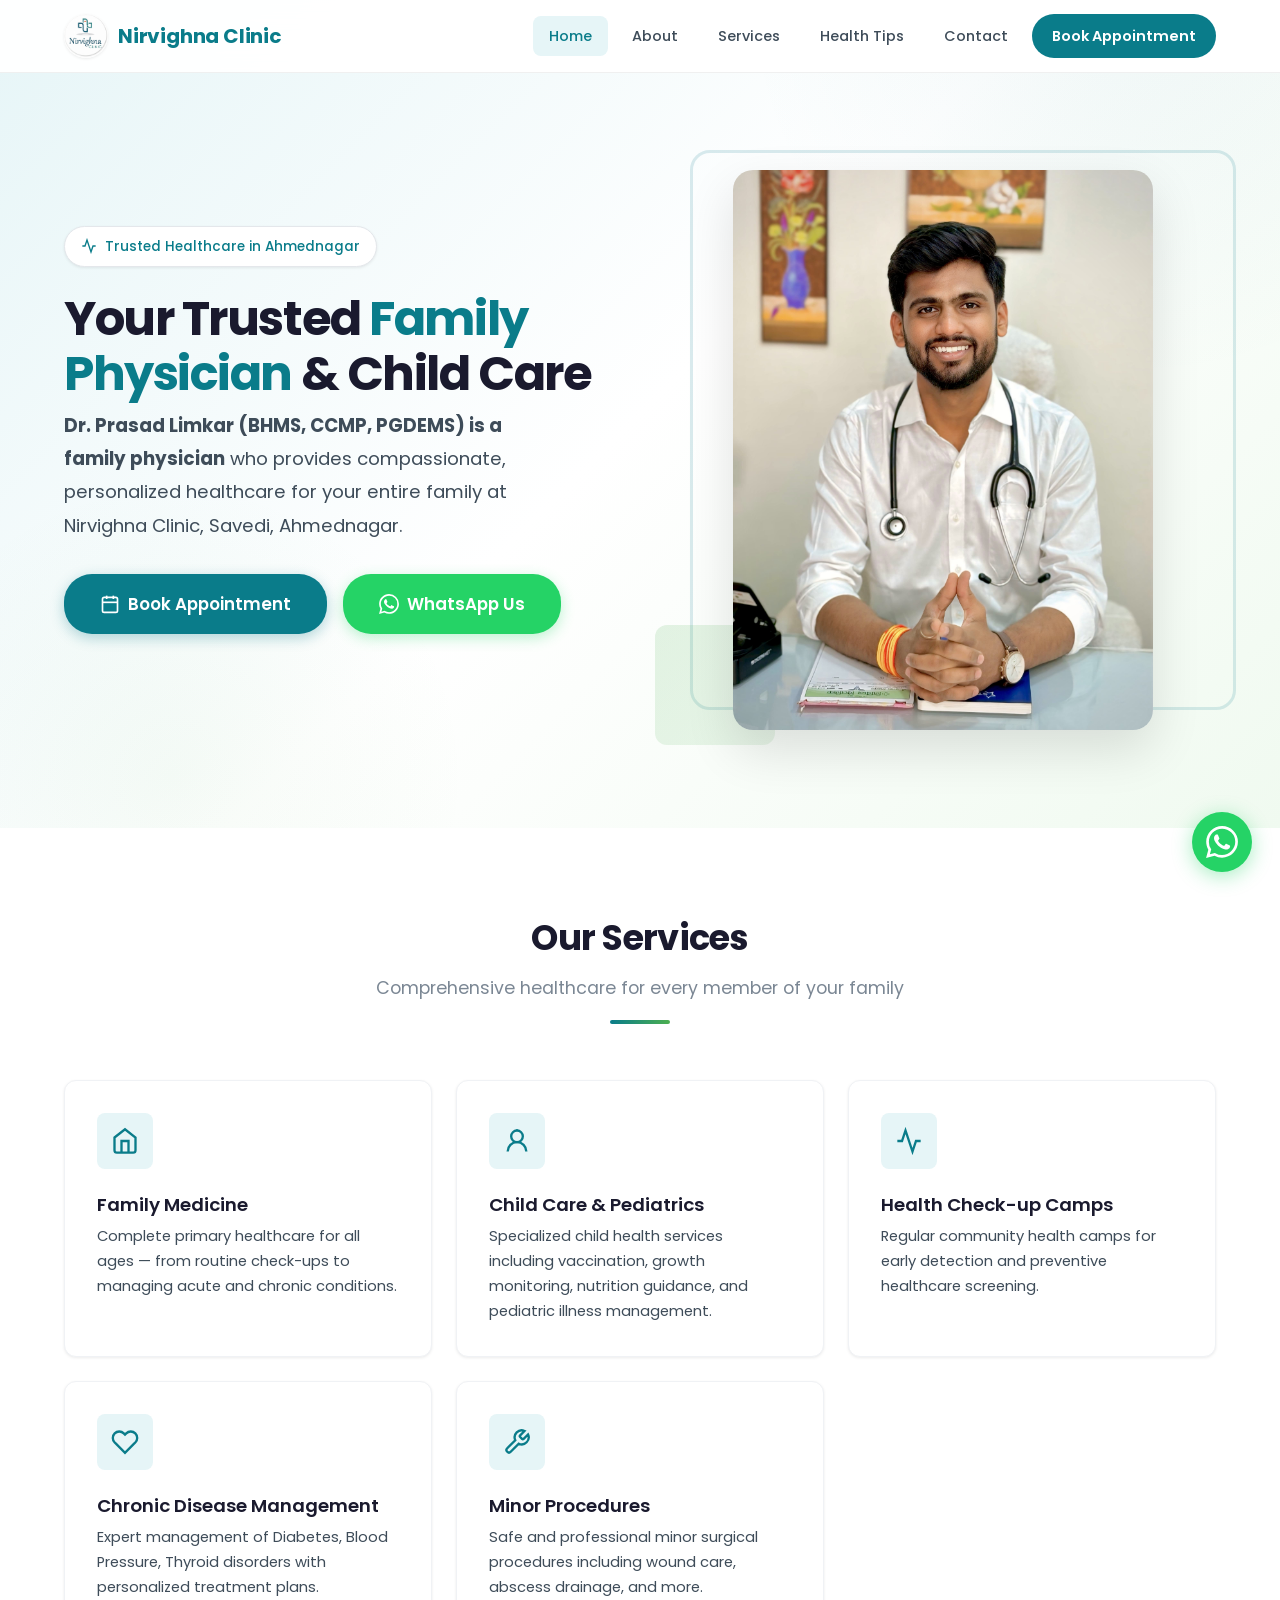
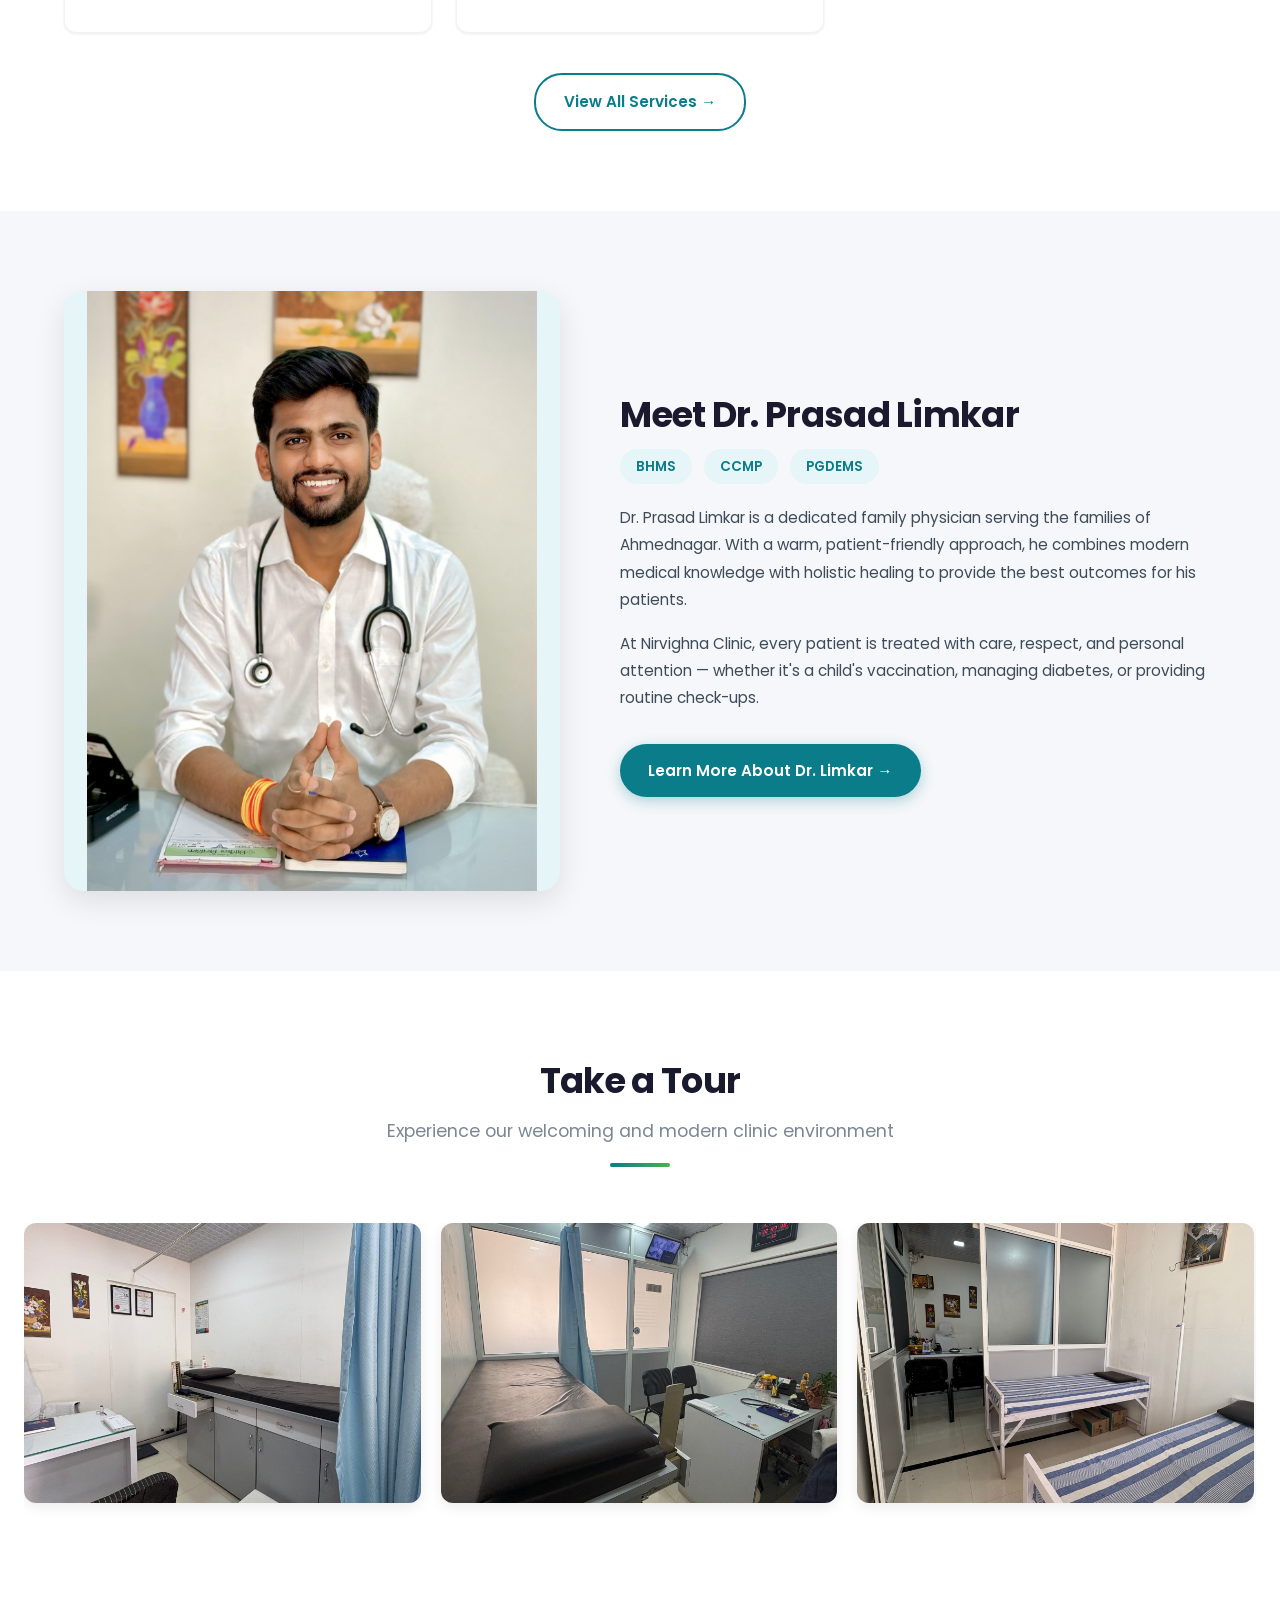
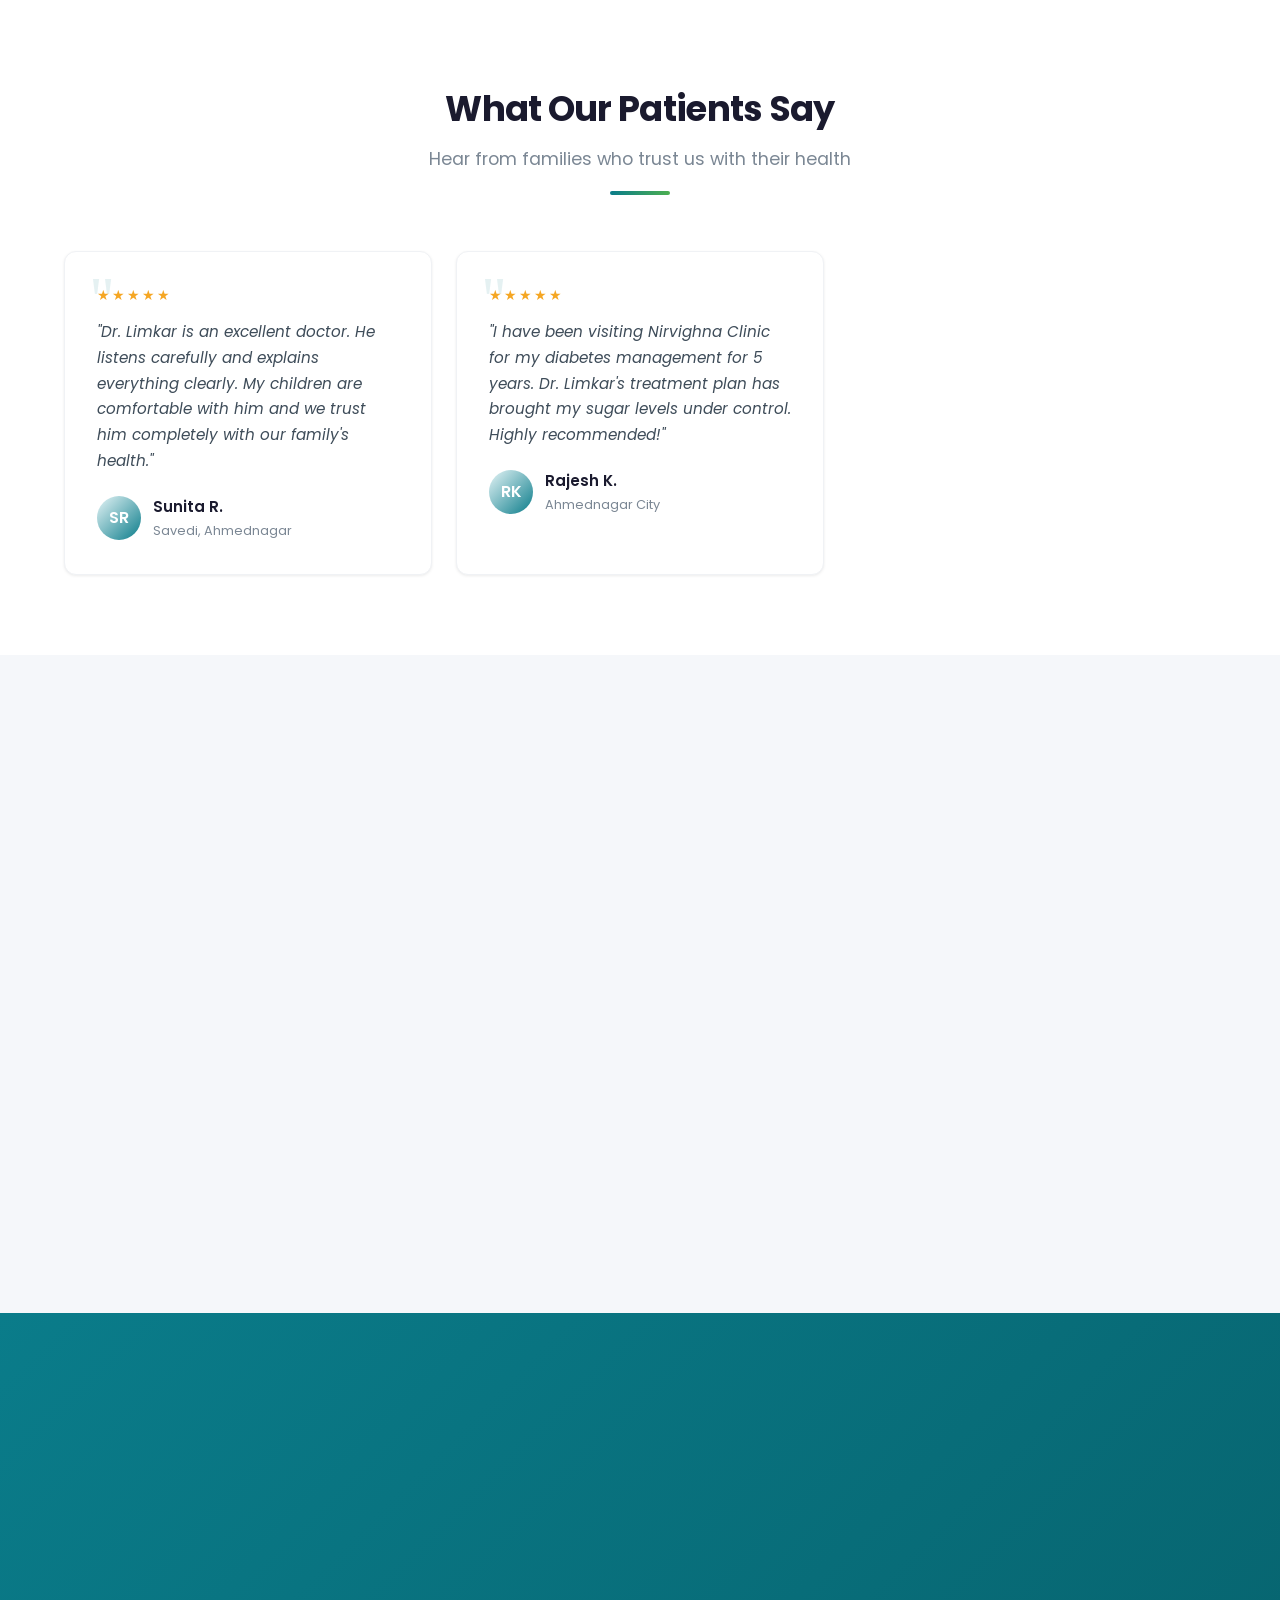
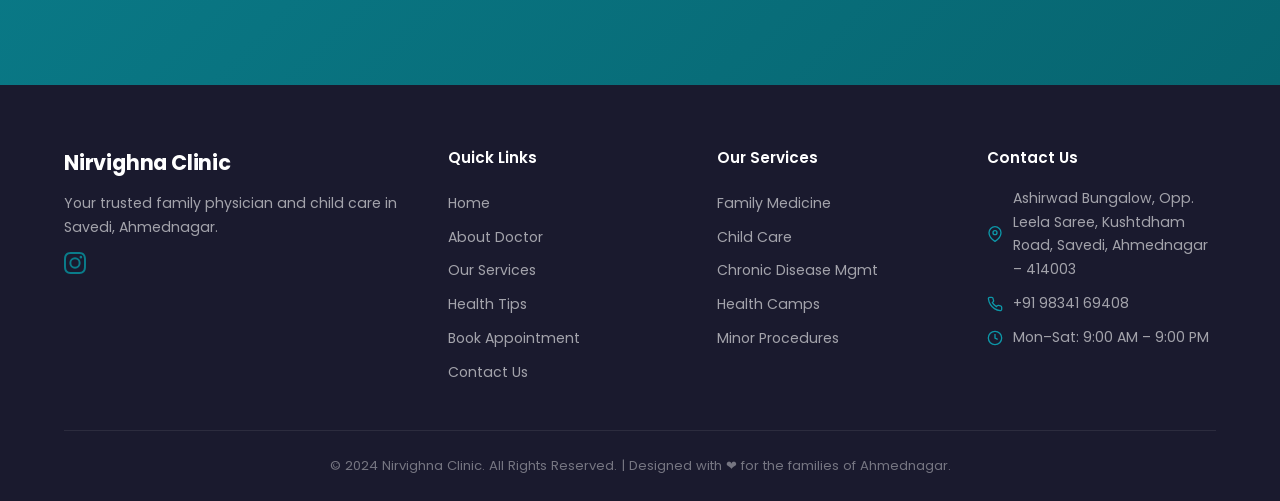
<file: index.html>
<!DOCTYPE html>
<html lang="en">
<head>
  <meta charset="UTF-8">
  <meta name="viewport" content="width=device-width, initial-scale=1.0">
  <title>Nirvighna Clinic – Your Trusted Family Physician & Child Care | Savedi, Ahmednagar</title>
  <meta name="description" content="Nirvighna Clinic by Dr. Prasad Limkar (BHMS, CCMP, PGDEMS) – Family medicine, child care, chronic disease management in Savedi, Ahmednagar. Book your appointment today.">
  <meta name="keywords" content="family physician Ahmednagar, child care Savedi, Dr Prasad Limkar, Nirvighna Clinic, homeopathy, pediatric care, Ahmednagar doctor">
  <link rel="stylesheet" href="styles.css">
  <link rel="icon" type="image/svg+xml" href="data:image/svg+xml,<svg xmlns='http://www.w3.org/2000/svg' viewBox='0 0 32 32'><rect width='32' height='32' rx='8' fill='%230A7C8A'/><text x='16' y='22' text-anchor='middle' fill='white' font-size='18' font-weight='bold' font-family='sans-serif'>N</text></svg>">
</head>
<body>

  <!-- Navigation -->
  <nav class="navbar" id="navbar">
    <div class="container">
      <a href="index.html" class="nav-logo">
        <img src="images/clinic-logo.jpg" alt="Nirvighna Clinic Logo" class="nav-logo-img">
        <div class="nav-logo-text">
          Nirvighna Clinic
        </div>
      </a>
      <div class="nav-links" id="navLinks">
        <a href="index.html" class="active">Home</a>
        <a href="about.html">About</a>
        <a href="services.html">Services</a>
        <a href="health-tips.html">Health Tips</a>
        <a href="contact.html">Contact</a>
        <a href="appointment.html" class="btn-nav">Book Appointment</a>
      </div>
      <button class="nav-toggle" id="navToggle" aria-label="Toggle navigation">
        <span></span><span></span><span></span>
      </button>
    </div>
  </nav>

  <!-- Hero Section -->
  <section class="hero" id="hero">
    <div class="container">
      <div class="hero-content">
        <div class="hero-badge">
          <svg viewBox="0 0 24 24" fill="none" stroke="currentColor" stroke-width="2"><path d="M22 12h-4l-3 9L9 3l-3 9H2"/></svg>
          Trusted Healthcare in Ahmednagar
        </div>
        <h1 class="hero-title">
          Your Trusted <span>Family Physician</span> & Child Care
        </h1>
        <p class="hero-subtitle">
          <strong>Dr. Prasad Limkar (BHMS, CCMP, PGDEMS) is a family physician</strong> who provides compassionate, personalized healthcare for your entire family at Nirvighna Clinic, Savedi, Ahmednagar.
        </p>
        <div class="hero-buttons">
          <a href="appointment.html" class="btn btn-primary btn-lg">
            <svg width="20" height="20" viewBox="0 0 24 24" fill="none" stroke="currentColor" stroke-width="2"><rect x="3" y="4" width="18" height="18" rx="2" ry="2"/><line x1="16" y1="2" x2="16" y2="6"/><line x1="8" y1="2" x2="8" y2="6"/><line x1="3" y1="10" x2="21" y2="10"/></svg>
            Book Appointment
          </a>
          <a href="https://wa.me/919834169408?text=Hello%20Dr.%20Limkar%2C%20I%20would%20like%20to%20book%20an%20appointment." class="btn btn-whatsapp btn-lg" target="_blank">
            <svg width="20" height="20" viewBox="0 0 24 24" fill="currentColor"><path d="M17.472 14.382c-.297-.149-1.758-.867-2.03-.967-.273-.099-.471-.148-.67.15-.197.297-.767.966-.94 1.164-.173.199-.347.223-.644.075-.297-.15-1.255-.463-2.39-1.475-.883-.788-1.48-1.761-1.653-2.059-.173-.297-.018-.458.13-.606.134-.133.298-.347.446-.52.149-.174.198-.298.298-.497.099-.198.05-.371-.025-.52-.075-.149-.669-1.612-.916-2.207-.242-.579-.487-.5-.669-.51-.173-.008-.371-.01-.57-.01-.198 0-.52.074-.792.372-.272.297-1.04 1.016-1.04 2.479 0 1.462 1.065 2.875 1.213 3.074.149.198 2.096 3.2 5.077 4.487.709.306 1.262.489 1.694.625.712.227 1.36.195 1.871.118.571-.085 1.758-.719 2.006-1.413.248-.694.248-1.289.173-1.413-.074-.124-.272-.198-.57-.347m-5.421 7.403h-.004a9.87 9.87 0 01-5.031-1.378l-.361-.214-3.741.982.998-3.648-.235-.374a9.86 9.86 0 01-1.51-5.26c.001-5.45 4.436-9.884 9.888-9.884 2.64 0 5.122 1.03 6.988 2.898a9.825 9.825 0 012.893 6.994c-.003 5.45-4.437 9.884-9.885 9.884m8.413-18.297A11.815 11.815 0 0012.05 0C5.495 0 .16 5.335.157 11.892c0 2.096.547 4.142 1.588 5.945L.057 24l6.305-1.654a11.882 11.882 0 005.683 1.448h.005c6.554 0 11.89-5.335 11.893-11.893a11.821 11.821 0 00-3.48-8.413z"/></svg>
            WhatsApp Us
          </a>
        </div>

      </div>
      <div class="hero-image">
        <img src="images/doctor-photo.jpg" alt="Dr. Prasad Limkar – Family Physician at Nirvighna Clinic, Ahmednagar" loading="eager">
      </div>
    </div>
  </section>

  <!-- Services Overview -->
  <section class="section" id="services-overview">
    <div class="container">
      <div class="section-header reveal">
        <h2 class="section-title">Our Services</h2>
        <p class="section-subtitle">Comprehensive healthcare for every member of your family</p>
        <div class="section-line"></div>
      </div>
      <div class="services-grid">
        <!-- Service 1 -->
        <div class="card reveal">
          <div class="card-icon">
            <svg viewBox="0 0 24 24" fill="none" stroke="currentColor" stroke-width="2"><path d="M3 9l9-7 9 7v11a2 2 0 01-2 2H5a2 2 0 01-2-2z"/><polyline points="9 22 9 12 15 12 15 22"/></svg>
          </div>
          <h3 class="card-title">Family Medicine</h3>
          <p class="card-text">Complete primary healthcare for all ages — from routine check-ups to managing acute and chronic conditions.</p>
        </div>
        <!-- Service 2 -->
        <div class="card reveal">
          <div class="card-icon">
            <svg viewBox="0 0 24 24" fill="none" stroke="currentColor" stroke-width="2"><circle cx="12" cy="8" r="5"/><path d="M20 21a8 8 0 00-16 0"/><path d="M12 2v1"/></svg>
          </div>
          <h3 class="card-title">Child Care & Pediatrics</h3>
          <p class="card-text">Specialized child health services including vaccination, growth monitoring, nutrition guidance, and pediatric illness management.</p>
        </div>
        <!-- Service 3 -->
        <div class="card reveal">
          <div class="card-icon">
            <svg viewBox="0 0 24 24" fill="none" stroke="currentColor" stroke-width="2"><path d="M22 12h-4l-3 9L9 3l-3 9H2"/></svg>
          </div>
          <h3 class="card-title">Health Check-up Camps</h3>
          <p class="card-text">Regular community health camps for early detection and preventive healthcare screening.</p>
        </div>
        <!-- Service 4 -->
        <div class="card reveal">
          <div class="card-icon">
            <svg viewBox="0 0 24 24" fill="none" stroke="currentColor" stroke-width="2"><path d="M20.84 4.61a5.5 5.5 0 00-7.78 0L12 5.67l-1.06-1.06a5.5 5.5 0 00-7.78 7.78l1.06 1.06L12 21.23l7.78-7.78 1.06-1.06a5.5 5.5 0 000-7.78z"/></svg>
          </div>
          <h3 class="card-title">Chronic Disease Management</h3>
          <p class="card-text">Expert management of Diabetes, Blood Pressure, Thyroid disorders with personalized treatment plans.</p>
        </div>

        <!-- Service 6 -->
        <div class="card reveal">
          <div class="card-icon">
            <svg viewBox="0 0 24 24" fill="none" stroke="currentColor" stroke-width="2"><path d="M14.7 6.3a1 1 0 000 1.4l1.6 1.6a1 1 0 001.4 0l3.77-3.77a6 6 0 01-7.94 7.94l-6.91 6.91a2.12 2.12 0 01-3-3l6.91-6.91a6 6 0 017.94-7.94l-3.76 3.76z"/></svg>
          </div>
          <h3 class="card-title">Minor Procedures</h3>
          <p class="card-text">Safe and professional minor surgical procedures including wound care, abscess drainage, and more.</p>
        </div>
      </div>
      <div style="text-align:center; margin-top:40px;" class="reveal">
        <a href="services.html" class="btn btn-outline">View All Services →</a>
      </div>
    </div>
  </section>

  <!-- About Doctor Short Intro -->
  <section class="section section--grey" id="about-intro">
    <div class="container">
      <div class="about-grid">
        <div class="about-image reveal">
          <img src="images/doctor-photo.jpg" alt="Dr. Prasad Limkar" style="height: auto; max-height: 600px; object-fit: contain; object-position: center; width: 100%; border-radius: var(--radius-lg); background-color: var(--primary-pale);">
        </div>
        <div class="about-content reveal">
          <h2 class="section-title" style="text-align:left; margin-bottom:4px;">Meet Dr. Prasad Limkar</h2>
          <div class="qualifications">
            <span class="qualification-badge">BHMS</span>
            <span class="qualification-badge">CCMP</span>
            <span class="qualification-badge">PGDEMS</span>
          </div>
          <p>
            Dr. Prasad Limkar is a dedicated family physician serving the families of Ahmednagar. With a warm, patient-friendly approach, he combines modern medical knowledge with holistic healing to provide the best outcomes for his patients.
          </p>
          <p>
            At Nirvighna Clinic, every patient is treated with care, respect, and personal attention — whether it's a child's vaccination, managing diabetes, or providing routine check-ups.
          </p>
          <a href="about.html" class="btn btn-primary" style="margin-top:16px;">Learn More About Dr. Limkar →</a>
        </div>
      </div>
    </div>
  </section>

  <!-- Clinic Tour Carousel -->
  <section class="section" id="clinic-tour">
    <div class="container" style="max-width: 1400px;">
      <div class="section-header reveal">
        <h2 class="section-title">Take a Tour</h2>
        <p class="section-subtitle">Experience our welcoming and modern clinic environment</p>
        <div class="section-line"></div>
      </div>
      <div class="clinic-carousel reveal">
        <div class="carousel-slide">
          <img src="images/IMG_3638.jpg" alt="Clinic Interior View" loading="lazy">
        </div>
        <div class="carousel-slide">
          <img src="images/IMG_3643.jpg" alt="Clinic Facility Detail" loading="lazy">
        </div>
        <div class="carousel-slide">
          <img src="images/IMG_3647.jpg" alt="Clinic Care Environment" loading="lazy">
        </div>
      </div>
    </div>
  </section>

  <!-- Testimonials -->
  <section class="section" id="testimonials">
    <div class="container">
      <div class="section-header reveal">
        <h2 class="section-title">What Our Patients Say</h2>
        <p class="section-subtitle">Hear from families who trust us with their health</p>
        <div class="section-line"></div>
      </div>
      <div class="testimonials-grid">
        <div class="testimonial-card reveal">
          <div class="testimonial-stars">★★★★★</div>
          <p class="testimonial-text">"Dr. Limkar is an excellent doctor. He listens carefully and explains everything clearly. My children are comfortable with him and we trust him completely with our family's health."</p>
          <div class="testimonial-author">
            <div class="testimonial-avatar">SR</div>
            <div>
              <div class="testimonial-name">Sunita R.</div>
              <div class="testimonial-location">Savedi, Ahmednagar</div>
            </div>
          </div>
        </div>
        <div class="testimonial-card reveal">
          <div class="testimonial-stars">★★★★★</div>
          <p class="testimonial-text">"I have been visiting Nirvighna Clinic for my diabetes management for 5 years. Dr. Limkar's treatment plan has brought my sugar levels under control. Highly recommended!"</p>
          <div class="testimonial-author">
            <div class="testimonial-avatar">RK</div>
            <div>
              <div class="testimonial-name">Rajesh K.</div>
              <div class="testimonial-location">Ahmednagar City</div>
            </div>
          </div>
        </div>

      </div>
    </div>
  </section>

  <!-- Health Tips Teaser -->
  <section class="section section--grey" id="tips-teaser">
    <div class="container">
      <div class="section-header reveal">
        <h2 class="section-title">Health Tips</h2>
        <p class="section-subtitle">Stay informed with practical health advice from Dr. Limkar</p>
        <div class="section-line"></div>
      </div>
      <div class="tips-grid" style="max-width: 800px; margin: 0 auto;">
        <div class="tip-card reveal">
          <div class="tip-card-header">
            <span class="tip-card-tag">Child Health</span>
          </div>
          <div class="tip-card-body">
            <h3 class="tip-card-title">Importance of Timely Vaccination</h3>
            <p class="tip-card-text">Vaccines protect your child from serious diseases. Make sure to follow the vaccination schedule recommended by your doctor...</p>
          </div>
        </div>
        <div class="tip-card reveal">
          <div class="tip-card-header">
            <span class="tip-card-tag">Diabetes Care</span>
          </div>
          <div class="tip-card-body">
            <h3 class="tip-card-title">Managing Diabetes with Diet</h3>
            <p class="tip-card-text">A balanced diet is key to controlling blood sugar levels. Include whole grains, vegetables, and protein-rich foods in every meal...</p>
          </div>
        </div>
      </div>
      <div style="text-align:center; margin-top:40px;" class="reveal">
        <a href="health-tips.html" class="btn btn-outline">Read More Health Tips →</a>
      </div>
    </div>
  </section>

  <!-- CTA Section -->
  <section class="section" style="background: linear-gradient(135deg, var(--primary) 0%, var(--primary-dark) 100%); color: white; text-align: center;">
    <div class="container reveal">
      <h2 style="font-size: 2rem; margin-bottom: 8px;">Ready to Book Your Appointment?</h2>
      <p style="color: rgba(255,255,255,0.8); max-width: 500px; margin: 0 auto 32px; font-size: 1.05rem;">
        Visit Nirvighna Clinic or book online. We're here to take care of you and your family.
      </p>
      <div style="display: flex; gap: 16px; justify-content: center; flex-wrap: wrap;">
        <a href="appointment.html" class="btn btn-lg" style="background: white; color: var(--primary); font-weight: 700;">Book Appointment</a>
        <a href="https://wa.me/919834169408?text=Hello%20Dr.%20Limkar%2C%20I%20would%20like%20to%20book%20an%20appointment." class="btn btn-whatsapp btn-lg" target="_blank">
          <svg width="20" height="20" viewBox="0 0 24 24" fill="currentColor"><path d="M17.472 14.382c-.297-.149-1.758-.867-2.03-.967-.273-.099-.471-.148-.67.15-.197.297-.767.966-.94 1.164-.173.199-.347.223-.644.075-.297-.15-1.255-.463-2.39-1.475-.883-.788-1.48-1.761-1.653-2.059-.173-.297-.018-.458.13-.606.134-.133.298-.347.446-.52.149-.174.198-.298.298-.497.099-.198.05-.371-.025-.52-.075-.149-.669-1.612-.916-2.207-.242-.579-.487-.5-.669-.51-.173-.008-.371-.01-.57-.01-.198 0-.52.074-.792.372-.272.297-1.04 1.016-1.04 2.479 0 1.462 1.065 2.875 1.213 3.074.149.198 2.096 3.2 5.077 4.487.709.306 1.262.489 1.694.625.712.227 1.36.195 1.871.118.571-.085 1.758-.719 2.006-1.413.248-.694.248-1.289.173-1.413-.074-.124-.272-.198-.57-.347m-5.421 7.403h-.004a9.87 9.87 0 01-5.031-1.378l-.361-.214-3.741.982.998-3.648-.235-.374a9.86 9.86 0 01-1.51-5.26c.001-5.45 4.436-9.884 9.888-9.884 2.64 0 5.122 1.03 6.988 2.898a9.825 9.825 0 012.893 6.994c-.003 5.45-4.437 9.884-9.885 9.884m8.413-18.297A11.815 11.815 0 0012.05 0C5.495 0 .16 5.335.157 11.892c0 2.096.547 4.142 1.588 5.945L.057 24l6.305-1.654a11.882 11.882 0 005.683 1.448h.005c6.554 0 11.89-5.335 11.893-11.893a11.821 11.821 0 00-3.48-8.413z"/></svg>
          WhatsApp Us
        </a>
      </div>
    </div>
  </section>

  <!-- Footer -->
  <footer class="footer">
    <div class="container">
      <div class="footer-grid">
        <div class="footer-brand">
          <div class="nav-logo-text">
            Nirvighna Clinic
          </div>
          <p>Your trusted family physician and child care in Savedi, Ahmednagar.</p>
          <div style="margin-top:12px; display:flex; gap:12px;">
            <a href="https://www.instagram.com/nirvighna_clinic?igsh=Y2RqOGIwY2xmemdu" target="_blank" aria-label="Follow us on Instagram" style="color: var(--primary); transition: opacity 0.3s;">
              <svg width="22" height="22" viewBox="0 0 24 24" fill="currentColor"><path d="M12 2.163c3.204 0 3.584.012 4.85.07 3.252.148 4.771 1.691 4.919 4.919.058 1.265.069 1.645.069 4.849 0 3.205-.012 3.584-.069 4.849-.149 3.225-1.664 4.771-4.919 4.919-1.266.058-1.644.07-4.85.07-3.204 0-3.584-.012-4.849-.07-3.26-.149-4.771-1.699-4.919-4.92-.058-1.265-.07-1.644-.07-4.849 0-3.204.013-3.583.07-4.849.149-3.227 1.664-4.771 4.919-4.919 1.266-.057 1.645-.069 4.849-.069zM12 0C8.741 0 8.333.014 7.053.072 2.695.272.273 2.69.073 7.052.014 8.333 0 8.741 0 12c0 3.259.014 3.668.072 4.948.2 4.358 2.618 6.78 6.98 6.98C8.333 23.986 8.741 24 12 24c3.259 0 3.668-.014 4.948-.072 4.354-.2 6.782-2.618 6.979-6.98.059-1.28.073-1.689.073-4.948 0-3.259-.014-3.667-.072-4.947-.196-4.354-2.617-6.78-6.979-6.98C15.668.014 15.259 0 12 0zm0 5.838a6.162 6.162 0 100 12.324 6.162 6.162 0 000-12.324zM12 16a4 4 0 110-8 4 4 0 010 8zm6.406-11.845a1.44 1.44 0 100 2.881 1.44 1.44 0 000-2.881z"/></svg>
            </a>
          </div>
        </div>
        <div>
          <h4>Quick Links</h4>
          <div class="footer-links">
            <a href="index.html">Home</a>
            <a href="about.html">About Doctor</a>
            <a href="services.html">Our Services</a>
            <a href="health-tips.html">Health Tips</a>
            <a href="appointment.html">Book Appointment</a>
            <a href="contact.html">Contact Us</a>
          </div>
        </div>
        <div>
          <h4>Our Services</h4>
          <div class="footer-links">
            <a href="services.html">Family Medicine</a>
            <a href="services.html">Child Care</a>
            <a href="services.html">Chronic Disease Mgmt</a>

            <a href="services.html">Health Camps</a>
            <a href="services.html">Minor Procedures</a>
          </div>
        </div>
        <div>
          <h4>Contact Us</h4>
          <div class="footer-contact-item">
            <svg viewBox="0 0 24 24" fill="none" stroke="currentColor" stroke-width="2"><path d="M21 10c0 7-9 13-9 13s-9-6-9-13a9 9 0 0118 0z"/><circle cx="12" cy="10" r="3"/></svg>
            Ashirwad Bungalow, Opp. Leela Saree, Kushtdham Road, Savedi, Ahmednagar – 414003
          </div>
          <div class="footer-contact-item">
            <svg viewBox="0 0 24 24" fill="none" stroke="currentColor" stroke-width="2"><path d="M22 16.92v3a2 2 0 01-2.18 2 19.79 19.79 0 01-8.63-3.07 19.5 19.5 0 01-6-6 19.79 19.79 0 01-3.07-8.67A2 2 0 014.11 2h3a2 2 0 012 1.72c.127.96.361 1.903.7 2.81a2 2 0 01-.45 2.11L8.09 9.91a16 16 0 006 6l1.27-1.27a2 2 0 012.11-.45c.907.339 1.85.573 2.81.7A2 2 0 0122 16.92z"/></svg>
            +91 98341 69408
          </div>
          <div class="footer-contact-item">
            <svg viewBox="0 0 24 24" fill="none" stroke="currentColor" stroke-width="2"><circle cx="12" cy="12" r="10"/><path d="M12 6v6l4 2"/></svg>
            Mon–Sat: 9:00 AM – 9:00 PM
          </div>
        </div>
      </div>
      <div class="footer-bottom">
        <p>© 2024 Nirvighna Clinic. All Rights Reserved. | Designed with ❤ for the families of Ahmednagar.</p>
      </div>
    </div>
  </footer>

  <!-- Floating WhatsApp Button -->
  <a href="https://wa.me/919834169408?text=Hello%20Dr.%20Limkar%2C%20I%20would%20like%20to%20book%20an%20appointment." class="whatsapp-float" target="_blank" aria-label="Chat on WhatsApp" id="whatsappFloat">
    <svg viewBox="0 0 24 24"><path d="M17.472 14.382c-.297-.149-1.758-.867-2.03-.967-.273-.099-.471-.148-.67.15-.197.297-.767.966-.94 1.164-.173.199-.347.223-.644.075-.297-.15-1.255-.463-2.39-1.475-.883-.788-1.48-1.761-1.653-2.059-.173-.297-.018-.458.13-.606.134-.133.298-.347.446-.52.149-.174.198-.298.298-.497.099-.198.05-.371-.025-.52-.075-.149-.669-1.612-.916-2.207-.242-.579-.487-.5-.669-.51-.173-.008-.371-.01-.57-.01-.198 0-.52.074-.792.372-.272.297-1.04 1.016-1.04 2.479 0 1.462 1.065 2.875 1.213 3.074.149.198 2.096 3.2 5.077 4.487.709.306 1.262.489 1.694.625.712.227 1.36.195 1.871.118.571-.085 1.758-.719 2.006-1.413.248-.694.248-1.289.173-1.413-.074-.124-.272-.198-.57-.347m-5.421 7.403h-.004a9.87 9.87 0 01-5.031-1.378l-.361-.214-3.741.982.998-3.648-.235-.374a9.86 9.86 0 01-1.51-5.26c.001-5.45 4.436-9.884 9.888-9.884 2.64 0 5.122 1.03 6.988 2.898a9.825 9.825 0 012.893 6.994c-.003 5.45-4.437 9.884-9.885 9.884m8.413-18.297A11.815 11.815 0 0012.05 0C5.495 0 .16 5.335.157 11.892c0 2.096.547 4.142 1.588 5.945L.057 24l6.305-1.654a11.882 11.882 0 005.683 1.448h.005c6.554 0 11.89-5.335 11.893-11.893a11.821 11.821 0 00-3.48-8.413z"/></svg>
    <span class="tooltip">Chat with us!</span>
  </a>

  <script src="script.js"></script>
</body>
</html>
</file>
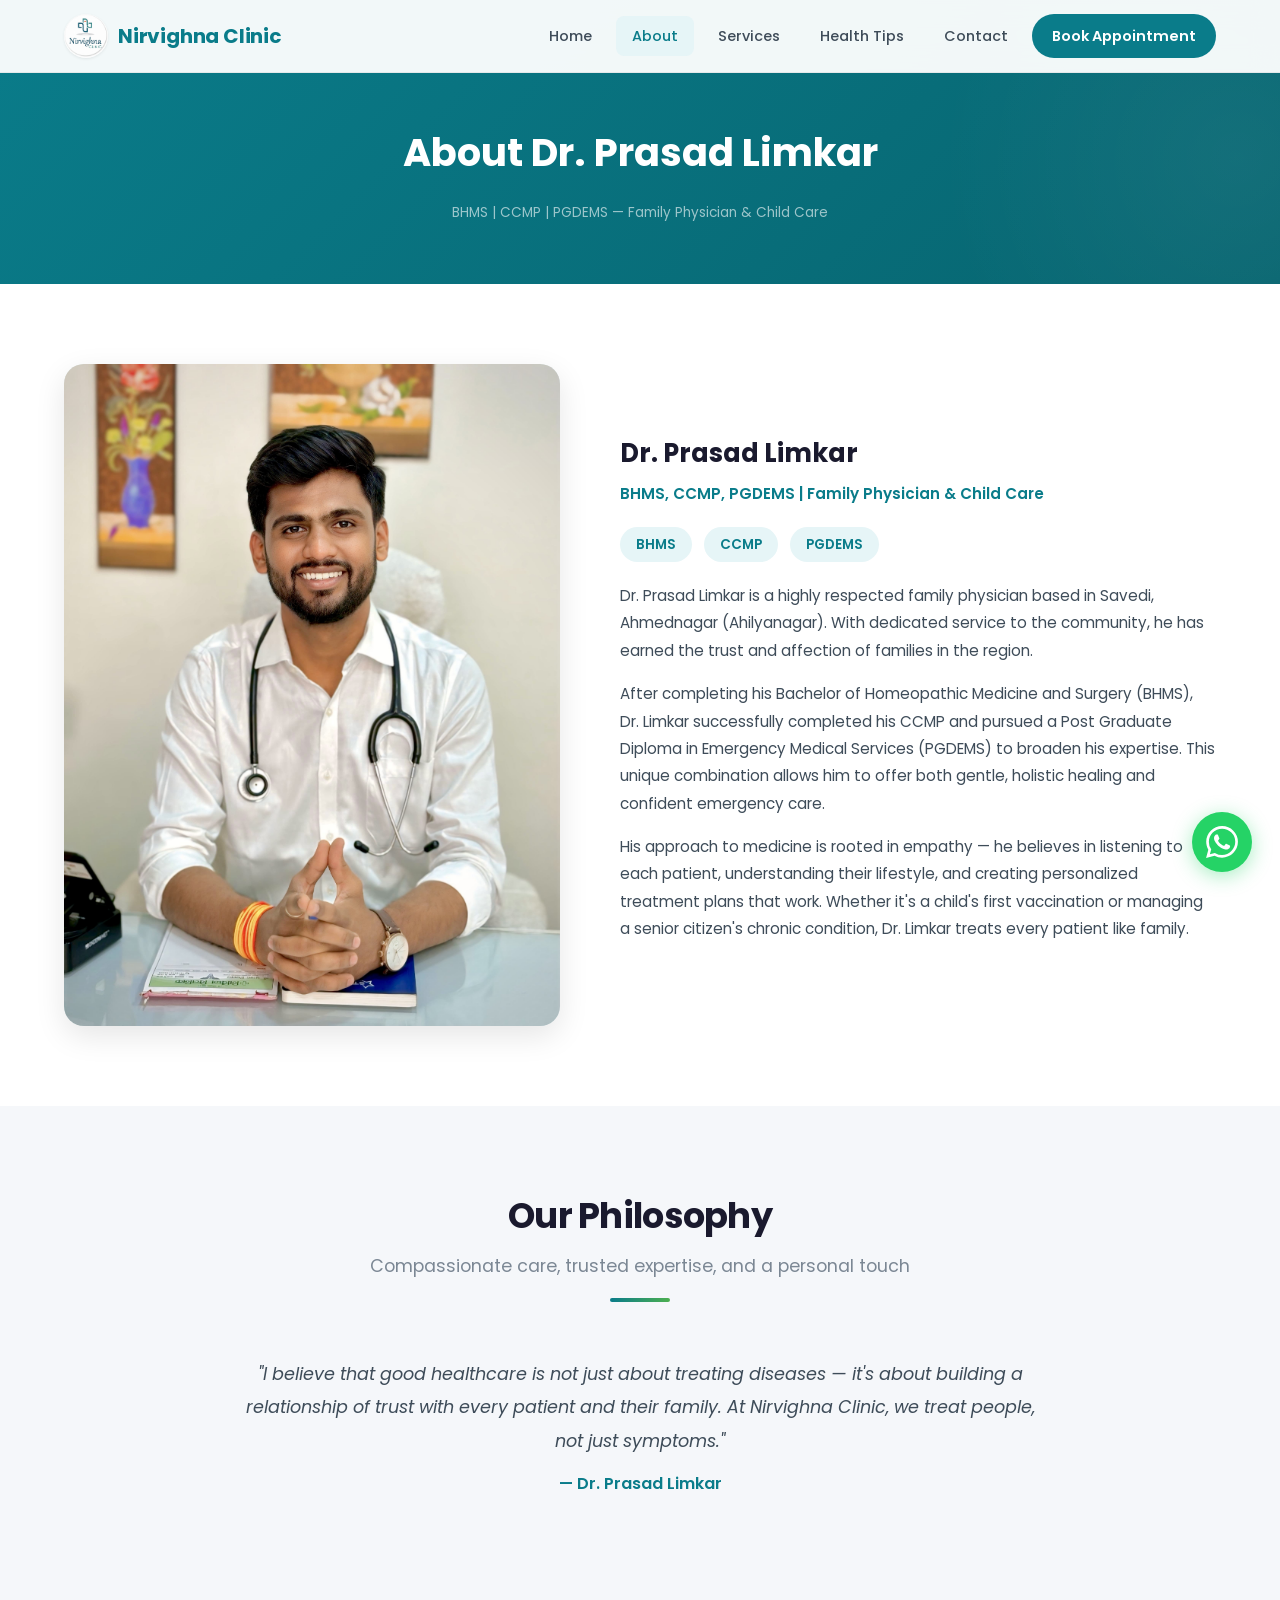
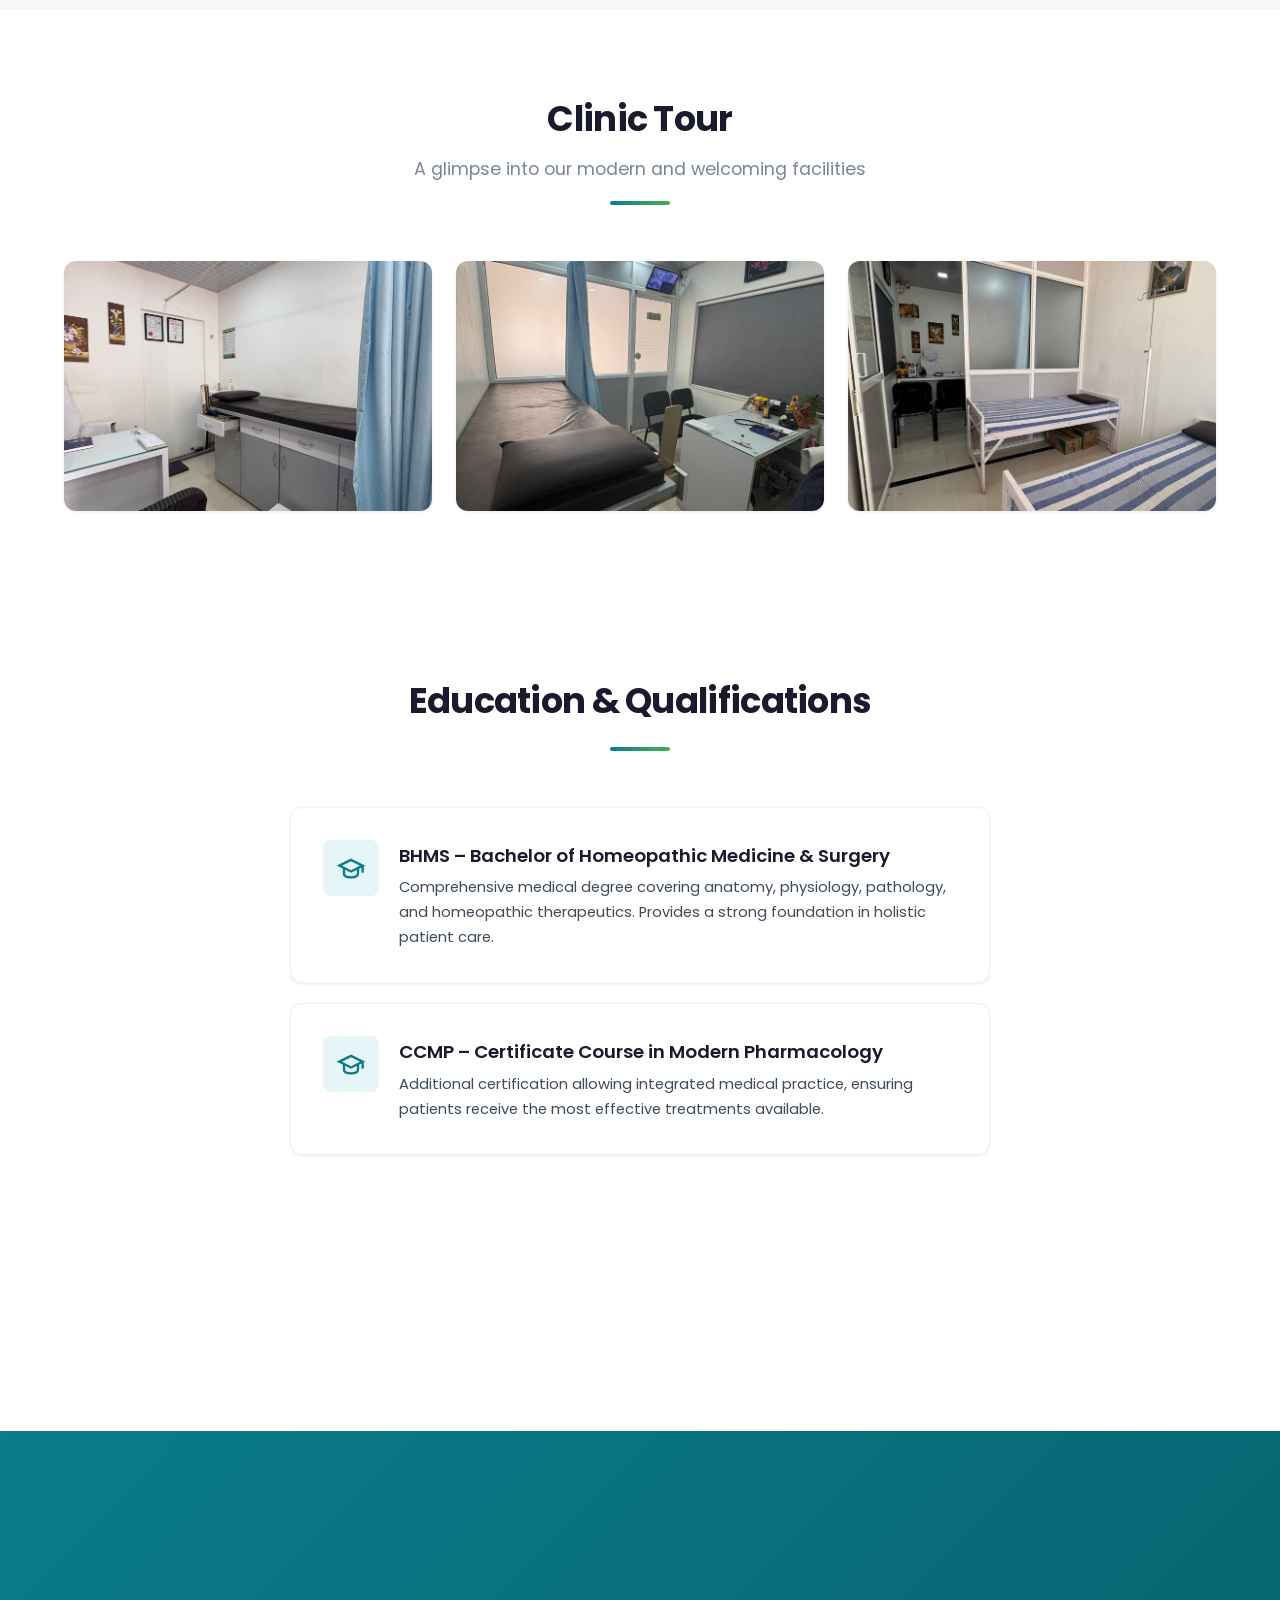
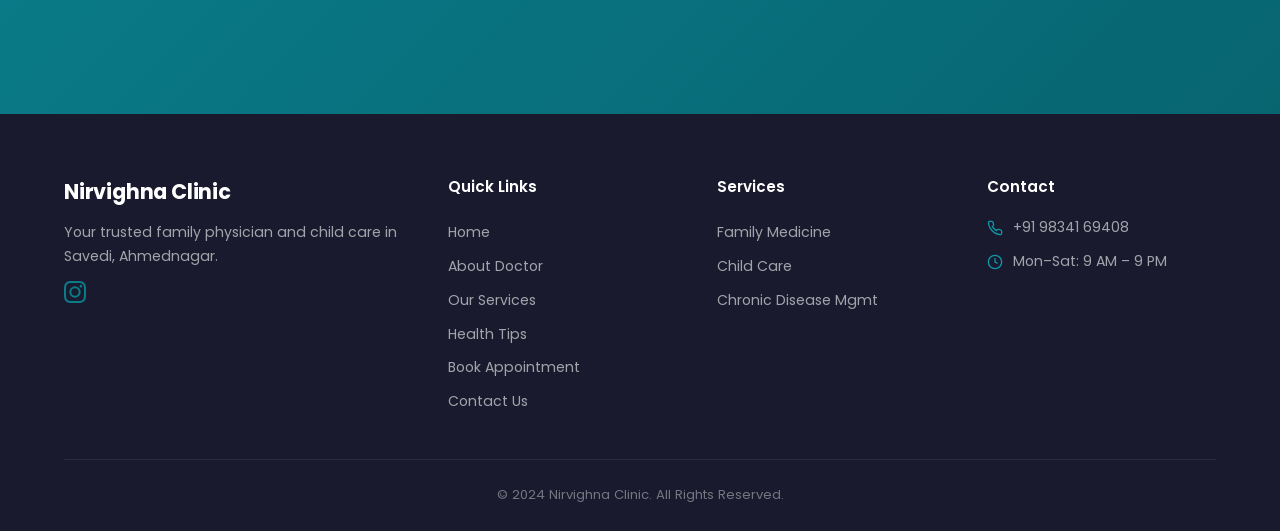
<file: about.html>
<!DOCTYPE html>
<html lang="en">
<head>
  <meta charset="UTF-8">
  <meta name="viewport" content="width=device-width, initial-scale=1.0">
  <title>About Dr. Prasad Limkar – Nirvighna Clinic, Ahmednagar</title>
  <meta name="description" content="Learn about Dr. Prasad Limkar (BHMS, CCMP, PGDEMS), a trusted family physician in Savedi, Ahmednagar. Compassionate care for your family.">
  <link rel="stylesheet" href="styles.css">
  <link rel="icon" type="image/svg+xml" href="data:image/svg+xml,<svg xmlns='http://www.w3.org/2000/svg' viewBox='0 0 32 32'><rect width='32' height='32' rx='8' fill='%230A7C8A'/><text x='16' y='22' text-anchor='middle' fill='white' font-size='18' font-weight='bold' font-family='sans-serif'>N</text></svg>">
</head>
<body>

  <!-- Navigation -->
  <nav class="navbar" id="navbar">
    <div class="container">
      <a href="index.html" class="nav-logo">
        <img src="images/clinic-logo.jpg" alt="Nirvighna Clinic Logo" class="nav-logo-img">
        <div class="nav-logo-text">
          Nirvighna Clinic
        </div>
      </a>
      <div class="nav-links" id="navLinks">
        <a href="index.html">Home</a>
        <a href="about.html" class="active">About</a>
        <a href="services.html">Services</a>
        <a href="health-tips.html">Health Tips</a>
        <a href="contact.html">Contact</a>
        <a href="appointment.html" class="btn-nav">Book Appointment</a>
      </div>
      <button class="nav-toggle" id="navToggle" aria-label="Toggle navigation">
        <span></span><span></span><span></span>
      </button>
    </div>
  </nav>

  <!-- Page Header -->
  <section class="page-header">
    <div class="container">
      <h1>About Dr. Prasad Limkar</h1>
      <p class="breadcrumb">BHMS | CCMP | PGDEMS — Family Physician & Child Care</p>
    </div>
  </section>

  <!-- About Full Profile -->
  <section class="section">
    <div class="container">
      <div class="about-grid">
        <div class="about-image reveal">
          <img src="images/doctor-photo.jpg" alt="Dr. Prasad Limkar – Family Physician, Nirvighna Clinic" style="height: auto; max-height: 700px; object-fit: contain; object-position: center; width: 100%; border-radius: var(--radius-lg); background-color: var(--primary-pale);">
        </div>
        <div class="about-content reveal">
          <h2 style="font-size:1.6rem; margin-bottom:4px; color: var(--text-primary);">Dr. Prasad Limkar</h2>
          <p style="color: var(--primary); font-weight:600; margin-bottom: 20px; font-size:0.95rem;">BHMS, CCMP, PGDEMS | Family Physician & Child Care</p>
          
          <div class="qualifications">
            <span class="qualification-badge">BHMS</span>
            <span class="qualification-badge">CCMP</span>
            <span class="qualification-badge">PGDEMS</span>
          </div>

          <p>
            Dr. Prasad Limkar is a highly respected family physician based in Savedi, Ahmednagar (Ahilyanagar). With dedicated service to the community, he has earned the trust and affection of families in the region.
          </p>
          <p>
            After completing his Bachelor of Homeopathic Medicine and Surgery (BHMS), Dr. Limkar successfully completed his CCMP and pursued a Post Graduate Diploma in Emergency Medical Services (PGDEMS) to broaden his expertise. This unique combination allows him to offer both gentle, holistic healing and confident emergency care.
          </p>
          <p>
            His approach to medicine is rooted in empathy — he believes in listening to each patient, understanding their lifestyle, and creating personalized treatment plans that work. Whether it's a child's first vaccination or managing a senior citizen's chronic condition, Dr. Limkar treats every patient like family.
          </p>
        </div>
      </div>
    </div>
  </section>

  <!-- Philosophy Section -->
  <section class="section section--grey">
    <div class="container">
      <div class="section-header reveal">
        <h2 class="section-title">Our Philosophy</h2>
        <p class="section-subtitle">Compassionate care, trusted expertise, and a personal touch</p>
        <div class="section-line"></div>
      </div>

      <div style="max-width: 800px; margin: 0 auto;">
        <div class="reveal" style="margin-bottom: 32px;">
          <p style="font-size: 1.1rem; color: var(--text-secondary); line-height:1.9; text-align:center; font-style:italic;">
            "I believe that good healthcare is not just about treating diseases — it's about building a relationship of trust with every patient and their family. At Nirvighna Clinic, we treat people, not just symptoms."
          </p>
          <p style="text-align:center; margin-top:12px; color: var(--primary); font-weight:600;">— Dr. Prasad Limkar</p>
        </div>
      </div>


    </div>
  </section>

  <!-- Clinic Tour Grid -->
  <section class="section">
    <div class="container">
      <div class="section-header reveal">
        <h2 class="section-title">Clinic Tour</h2>
        <p class="section-subtitle">A glimpse into our modern and welcoming facilities</p>
        <div class="section-line"></div>
      </div>
      <div class="clinic-grid reveal">
        <div class="clinic-grid-item">
          <img src="images/IMG_3638.jpg" alt="Clinic Interior View" loading="lazy">
        </div>
        <div class="clinic-grid-item">
          <img src="images/IMG_3643.jpg" alt="Clinic Facility Detail" loading="lazy">
        </div>
        <div class="clinic-grid-item">
          <img src="images/IMG_3647.jpg" alt="Clinic Care Environment" loading="lazy">
        </div>
      </div>
    </div>
  </section>

  <!-- Qualifications Detail -->
  <section class="section">
    <div class="container">
      <div class="section-header reveal">
        <h2 class="section-title">Education & Qualifications</h2>
        <div class="section-line"></div>
      </div>
      <div style="max-width:700px; margin:0 auto;">
        <div class="card reveal" style="margin-bottom:20px;">
          <div style="display:flex; gap:20px; align-items:start;">
            <div class="card-icon" style="min-width:56px;">
              <svg viewBox="0 0 24 24" fill="none" stroke="currentColor" stroke-width="2"><path d="M22 10v6M2 10l10-5 10 5-10 5z"/><path d="M6 12v5c0 2 3 3 6 3s6-1 6-3v-5"/></svg>
            </div>
            <div>
              <h3 class="card-title">BHMS – Bachelor of Homeopathic Medicine & Surgery</h3>
              <p class="card-text">Comprehensive medical degree covering anatomy, physiology, pathology, and homeopathic therapeutics. Provides a strong foundation in holistic patient care.</p>
            </div>
          </div>
        </div>
        <div class="card reveal" style="margin-bottom:20px;">
          <div style="display:flex; gap:20px; align-items:start;">
            <div class="card-icon" style="min-width:56px;">
              <svg viewBox="0 0 24 24" fill="none" stroke="currentColor" stroke-width="2"><path d="M22 10v6M2 10l10-5 10 5-10 5z"/><path d="M6 12v5c0 2 3 3 6 3s6-1 6-3v-5"/></svg>
            </div>
            <div>
              <h3 class="card-title">CCMP – Certificate Course in Modern Pharmacology</h3>
              <p class="card-text">Additional certification allowing integrated medical practice, ensuring patients receive the most effective treatments available.</p>
            </div>
          </div>
        </div>
        <div class="card reveal">
          <div style="display:flex; gap:20px; align-items:start;">
            <div class="card-icon" style="min-width:56px;">
              <svg viewBox="0 0 24 24" fill="none" stroke="currentColor" stroke-width="2"><path d="M22 12h-4l-3 9L9 3l-3 9H2"/></svg>
            </div>
            <div>
              <h3 class="card-title">PGDEMS – PG Diploma in Emergency Medical Services</h3>
              <p class="card-text">Advanced training in emergency medicine, trauma care, and critical patient management. Equips Dr. Limkar to handle medical emergencies with confidence.</p>
            </div>
          </div>
        </div>
      </div>
    </div>
  </section>

  <!-- CTA -->
  <section class="section" style="background: linear-gradient(135deg, var(--primary) 0%, var(--primary-dark) 100%); color: white; text-align: center;">
    <div class="container reveal">
      <h2 style="font-size: 2rem; margin-bottom: 8px;">Schedule a Visit with Dr. Limkar</h2>
      <div style="display:flex; gap:16px; justify-content:center; flex-wrap:wrap;">
        <a href="appointment.html" class="btn btn-lg" style="background:white; color:var(--primary); font-weight:700;">Book Appointment</a>
        <a href="https://wa.me/919834169408" class="btn btn-whatsapp btn-lg" target="_blank">
          <svg width="20" height="20" viewBox="0 0 24 24" fill="currentColor"><path d="M17.472 14.382c-.297-.149-1.758-.867-2.03-.967-.273-.099-.471-.148-.67.15-.197.297-.767.966-.94 1.164-.173.199-.347.223-.644.075-.297-.15-1.255-.463-2.39-1.475-.883-.788-1.48-1.761-1.653-2.059-.173-.297-.018-.458.13-.606.134-.133.298-.347.446-.52.149-.174.198-.298.298-.497.099-.198.05-.371-.025-.52-.075-.149-.669-1.612-.916-2.207-.242-.579-.487-.5-.669-.51-.173-.008-.371-.01-.57-.01-.198 0-.52.074-.792.372-.272.297-1.04 1.016-1.04 2.479 0 1.462 1.065 2.875 1.213 3.074.149.198 2.096 3.2 5.077 4.487.709.306 1.262.489 1.694.625.712.227 1.36.195 1.871.118.571-.085 1.758-.719 2.006-1.413.248-.694.248-1.289.173-1.413-.074-.124-.272-.198-.57-.347m-5.421 7.403h-.004a9.87 9.87 0 01-5.031-1.378l-.361-.214-3.741.982.998-3.648-.235-.374a9.86 9.86 0 01-1.51-5.26c.001-5.45 4.436-9.884 9.888-9.884 2.64 0 5.122 1.03 6.988 2.898a9.825 9.825 0 012.893 6.994c-.003 5.45-4.437 9.884-9.885 9.884m8.413-18.297A11.815 11.815 0 0012.05 0C5.495 0 .16 5.335.157 11.892c0 2.096.547 4.142 1.588 5.945L.057 24l6.305-1.654a11.882 11.882 0 005.683 1.448h.005c6.554 0 11.89-5.335 11.893-11.893a11.821 11.821 0 00-3.48-8.413z"/></svg>
          WhatsApp Us
        </a>
      </div>
    </div>
  </section>

  <!-- Footer -->
  <footer class="footer">
    <div class="container">
      <div class="footer-grid">
        <div class="footer-brand">
          <div class="nav-logo-text">
            Nirvighna Clinic
          </div>
          <p>Your trusted family physician and child care in Savedi, Ahmednagar.</p>
          <div style="margin-top:12px; display:flex; gap:12px;">
            <a href="https://www.instagram.com/nirvighna_clinic?igsh=Y2RqOGIwY2xmemdu" target="_blank" aria-label="Follow us on Instagram" style="color: var(--primary); transition: opacity 0.3s;">
              <svg width="22" height="22" viewBox="0 0 24 24" fill="currentColor"><path d="M12 2.163c3.204 0 3.584.012 4.85.07 3.252.148 4.771 1.691 4.919 4.919.058 1.265.069 1.645.069 4.849 0 3.205-.012 3.584-.069 4.849-.149 3.225-1.664 4.771-4.919 4.919-1.266.058-1.644.07-4.85.07-3.204 0-3.584-.012-4.849-.07-3.26-.149-4.771-1.699-4.919-4.92-.058-1.265-.07-1.644-.07-4.849 0-3.204.013-3.583.07-4.849.149-3.227 1.664-4.771 4.919-4.919 1.266-.057 1.645-.069 4.849-.069zM12 0C8.741 0 8.333.014 7.053.072 2.695.272.273 2.69.073 7.052.014 8.333 0 8.741 0 12c0 3.259.014 3.668.072 4.948.2 4.358 2.618 6.78 6.98 6.98C8.333 23.986 8.741 24 12 24c3.259 0 3.668-.014 4.948-.072 4.354-.2 6.782-2.618 6.979-6.98.059-1.28.073-1.689.073-4.948 0-3.259-.014-3.667-.072-4.947-.196-4.354-2.617-6.78-6.979-6.98C15.668.014 15.259 0 12 0zm0 5.838a6.162 6.162 0 100 12.324 6.162 6.162 0 000-12.324zM12 16a4 4 0 110-8 4 4 0 010 8zm6.406-11.845a1.44 1.44 0 100 2.881 1.44 1.44 0 000-2.881z"/></svg>
            </a>
          </div>
        </div>
        <div>
          <h4>Quick Links</h4>
          <div class="footer-links">
            <a href="index.html">Home</a>
            <a href="about.html">About Doctor</a>
            <a href="services.html">Our Services</a>
            <a href="health-tips.html">Health Tips</a>
            <a href="appointment.html">Book Appointment</a>
            <a href="contact.html">Contact Us</a>
          </div>
        </div>
        <div>
          <h4>Services</h4>
          <div class="footer-links">
            <a href="services.html">Family Medicine</a>
            <a href="services.html">Child Care</a>
            <a href="services.html">Chronic Disease Mgmt</a>

          </div>
        </div>
        <div>
          <h4>Contact</h4>
          <div class="footer-contact-item">
            <svg viewBox="0 0 24 24" fill="none" stroke="currentColor" stroke-width="2"><path d="M22 16.92v3a2 2 0 01-2.18 2 19.79 19.79 0 01-8.63-3.07 19.5 19.5 0 01-6-6 19.79 19.79 0 01-3.07-8.67A2 2 0 014.11 2h3a2 2 0 012 1.72c.127.96.361 1.903.7 2.81a2 2 0 01-.45 2.11L8.09 9.91a16 16 0 006 6l1.27-1.27a2 2 0 012.11-.45c.907.339 1.85.573 2.81.7A2 2 0 0122 16.92z"/></svg>
            +91 98341 69408
          </div>
          <div class="footer-contact-item">
            <svg viewBox="0 0 24 24" fill="none" stroke="currentColor" stroke-width="2"><circle cx="12" cy="12" r="10"/><path d="M12 6v6l4 2"/></svg>
            Mon–Sat: 9 AM – 9 PM
          </div>
        </div>
      </div>
      <div class="footer-bottom">
        <p>© 2024 Nirvighna Clinic. All Rights Reserved.</p>
      </div>
    </div>
  </footer>

  <!-- Floating WhatsApp -->
  <a href="https://wa.me/919834169408?text=Hello%20Dr.%20Limkar%2C%20I%20would%20like%20to%20book%20an%20appointment." class="whatsapp-float" target="_blank" aria-label="Chat on WhatsApp">
    <svg viewBox="0 0 24 24"><path d="M17.472 14.382c-.297-.149-1.758-.867-2.03-.967-.273-.099-.471-.148-.67.15-.197.297-.767.966-.94 1.164-.173.199-.347.223-.644.075-.297-.15-1.255-.463-2.39-1.475-.883-.788-1.48-1.761-1.653-2.059-.173-.297-.018-.458.13-.606.134-.133.298-.347.446-.52.149-.174.198-.298.298-.497.099-.198.05-.371-.025-.52-.075-.149-.669-1.612-.916-2.207-.242-.579-.487-.5-.669-.51-.173-.008-.371-.01-.57-.01-.198 0-.52.074-.792.372-.272.297-1.04 1.016-1.04 2.479 0 1.462 1.065 2.875 1.213 3.074.149.198 2.096 3.2 5.077 4.487.709.306 1.262.489 1.694.625.712.227 1.36.195 1.871.118.571-.085 1.758-.719 2.006-1.413.248-.694.248-1.289.173-1.413-.074-.124-.272-.198-.57-.347m-5.421 7.403h-.004a9.87 9.87 0 01-5.031-1.378l-.361-.214-3.741.982.998-3.648-.235-.374a9.86 9.86 0 01-1.51-5.26c.001-5.45 4.436-9.884 9.888-9.884 2.64 0 5.122 1.03 6.988 2.898a9.825 9.825 0 012.893 6.994c-.003 5.45-4.437 9.884-9.885 9.884m8.413-18.297A11.815 11.815 0 0012.05 0C5.495 0 .16 5.335.157 11.892c0 2.096.547 4.142 1.588 5.945L.057 24l6.305-1.654a11.882 11.882 0 005.683 1.448h.005c6.554 0 11.89-5.335 11.893-11.893a11.821 11.821 0 00-3.48-8.413z"/></svg>
    <span class="tooltip">Chat with us!</span>
  </a>

  <script src="script.js"></script>
</body>
</html>
</file>
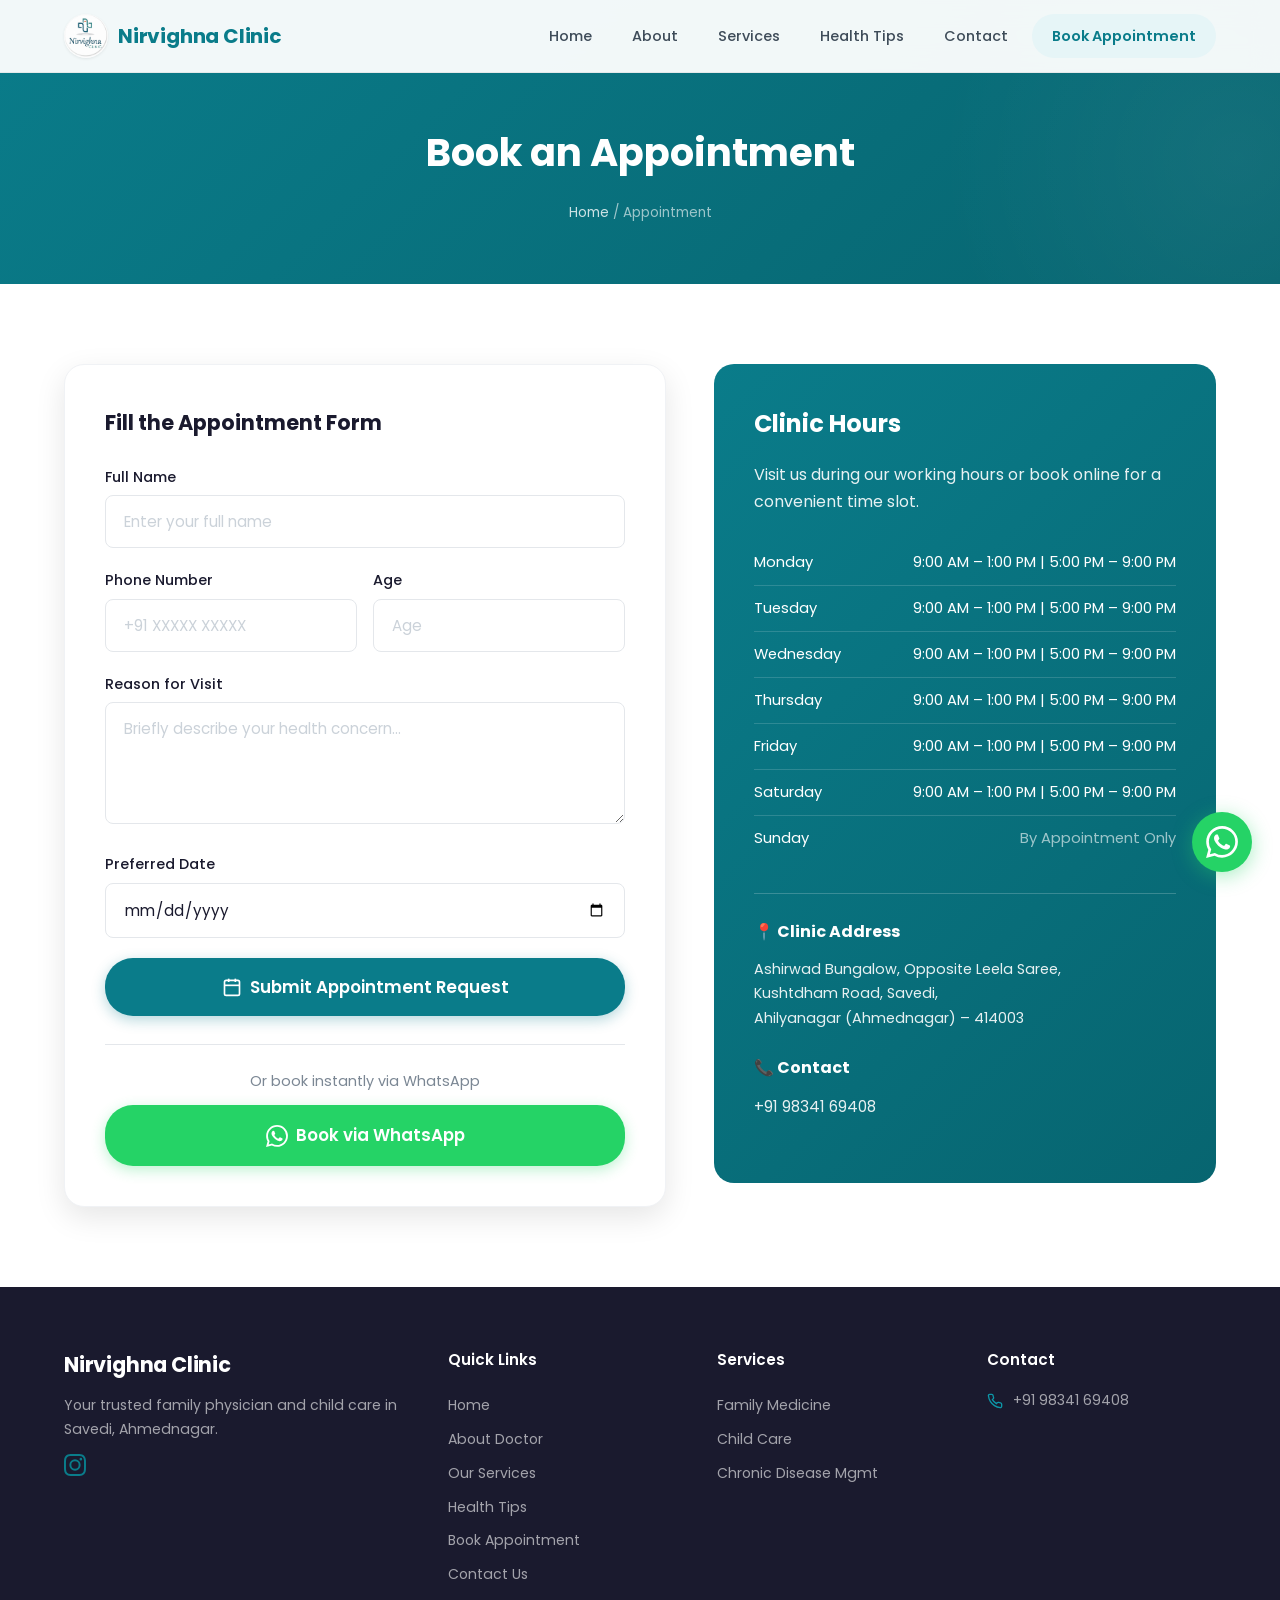
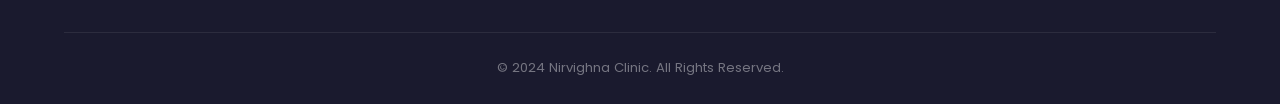
<file: appointment.html>
<!DOCTYPE html>
<html lang="en">
<head>
  <meta charset="UTF-8">
  <meta name="viewport" content="width=device-width, initial-scale=1.0">
  <title>Book Appointment – Nirvighna Clinic | Dr. Prasad Limkar, Ahmednagar</title>
  <meta name="description" content="Book an appointment with Dr. Prasad Limkar at Nirvighna Clinic, Savedi, Ahmednagar. Call, WhatsApp, or fill the online form.">
  <link rel="stylesheet" href="styles.css">
  <link rel="icon" type="image/svg+xml" href="data:image/svg+xml,<svg xmlns='http://www.w3.org/2000/svg' viewBox='0 0 32 32'><rect width='32' height='32' rx='8' fill='%230A7C8A'/><text x='16' y='22' text-anchor='middle' fill='white' font-size='18' font-weight='bold' font-family='sans-serif'>N</text></svg>">
</head>
<body>

  <!-- Navigation -->
  <nav class="navbar" id="navbar">
    <div class="container">
      <a href="index.html" class="nav-logo">
        <img src="images/clinic-logo.jpg" alt="Nirvighna Clinic Logo" class="nav-logo-img">
        <div class="nav-logo-text">Nirvighna Clinic</div>
      </a>
      <div class="nav-links" id="navLinks">
        <a href="index.html">Home</a>
        <a href="about.html">About</a>
        <a href="services.html">Services</a>
        <a href="health-tips.html">Health Tips</a>
        <a href="contact.html">Contact</a>
        <a href="appointment.html" class="btn-nav active">Book Appointment</a>
      </div>
      <button class="nav-toggle" id="navToggle" aria-label="Toggle navigation">
        <span></span><span></span><span></span>
      </button>
    </div>
  </nav>

  <!-- Page Header -->
  <section class="page-header">
    <div class="container">
      <h1>Book an Appointment</h1>
      <p class="breadcrumb"><a href="index.html">Home</a> / Appointment</p>
    </div>
  </section>

  <!-- Appointment Section -->
  <section class="section">
    <div class="container">
      <div class="appointment-wrapper">
        <!-- Form -->
        <div class="appointment-form-card reveal">
          <h3>Fill the Appointment Form</h3>
          <form id="appointmentForm" novalidate>
            <div class="form-group">
              <label>Full Name</label>
              <input type="text" class="form-control" id="aptName" placeholder="Enter your full name" required>
            </div>
            <div class="form-row">
              <div class="form-group">
                <label>Phone Number</label>
                <input type="tel" class="form-control" id="aptPhone" placeholder="+91 XXXXX XXXXX" required>
              </div>
              <div class="form-group">
                <label>Age</label>
                <input type="number" class="form-control" id="aptAge" placeholder="Age" min="0" max="120" required>
              </div>
            </div>
            <div class="form-group">
              <label>Reason for Visit</label>
              <textarea class="form-control" id="aptReason" placeholder="Briefly describe your health concern..." rows="4" required></textarea>
            </div>
            <div class="form-group">
              <label>Preferred Date</label>
              <input type="date" class="form-control" id="aptDate">
            </div>
            <button type="submit" class="btn btn-primary btn-lg" style="width:100%;">
              <svg width="20" height="20" viewBox="0 0 24 24" fill="none" stroke="currentColor" stroke-width="2"><rect x="3" y="4" width="18" height="18" rx="2"/><line x1="16" y1="2" x2="16" y2="6"/><line x1="8" y1="2" x2="8" y2="6"/><line x1="3" y1="10" x2="21" y2="10"/></svg>
              Submit Appointment Request
            </button>
            <div class="form-success" id="appointmentSuccess">
              <svg width="20" height="20" viewBox="0 0 24 24" fill="none" stroke="currentColor" stroke-width="2"><path d="M22 11.08V12a10 10 0 11-5.93-9.14"/><polyline points="22 4 12 14.01 9 11.01"/></svg>
              Your appointment request has been submitted! We will contact you shortly.
            </div>
          </form>

          <div style="text-align:center; margin-top:28px; padding-top:24px; border-top:1px solid var(--grey-200);">
            <p style="font-size:0.9rem; color:var(--text-light); margin-bottom:12px;">Or book instantly via WhatsApp</p>
            <a href="https://wa.me/919834169408?text=Hello%20Dr.%20Limkar%2C%20I%20would%20like%20to%20book%20an%20appointment.%0AName%3A%20%0APhone%3A%20%0AAge%3A%20%0AReason%3A%20" class="btn btn-whatsapp btn-lg" target="_blank" style="width:100%;">
              <svg width="22" height="22" viewBox="0 0 24 24" fill="currentColor"><path d="M17.472 14.382c-.297-.149-1.758-.867-2.03-.967-.273-.099-.471-.148-.67.15-.197.297-.767.966-.94 1.164-.173.199-.347.223-.644.075-.297-.15-1.255-.463-2.39-1.475-.883-.788-1.48-1.761-1.653-2.059-.173-.297-.018-.458.13-.606.134-.133.298-.347.446-.52.149-.174.198-.298.298-.497.099-.198.05-.371-.025-.52-.075-.149-.669-1.612-.916-2.207-.242-.579-.487-.5-.669-.51-.173-.008-.371-.01-.57-.01-.198 0-.52.074-.792.372-.272.297-1.04 1.016-1.04 2.479 0 1.462 1.065 2.875 1.213 3.074.149.198 2.096 3.2 5.077 4.487.709.306 1.262.489 1.694.625.712.227 1.36.195 1.871.118.571-.085 1.758-.719 2.006-1.413.248-.694.248-1.289.173-1.413-.074-.124-.272-.198-.57-.347m-5.421 7.403h-.004a9.87 9.87 0 01-5.031-1.378l-.361-.214-3.741.982.998-3.648-.235-.374a9.86 9.86 0 01-1.51-5.26c.001-5.45 4.436-9.884 9.888-9.884 2.64 0 5.122 1.03 6.988 2.898a9.825 9.825 0 012.893 6.994c-.003 5.45-4.437 9.884-9.885 9.884m8.413-18.297A11.815 11.815 0 0012.05 0C5.495 0 .16 5.335.157 11.892c0 2.096.547 4.142 1.588 5.945L.057 24l6.305-1.654a11.882 11.882 0 005.683 1.448h.005c6.554 0 11.89-5.335 11.893-11.893a11.821 11.821 0 00-3.48-8.413z"/></svg>
              Book via WhatsApp
            </a>
          </div>
        </div>

        <!-- Info Panel -->
        <div class="appointment-info reveal">
          <h3>Clinic Hours</h3>
          <p>Visit us during our working hours or book online for a convenient time slot.</p>
          <ul class="appointment-hours">
            <li><span>Monday</span><span>9:00 AM – 1:00 PM | 5:00 PM – 9:00 PM</span></li>
            <li><span>Tuesday</span><span>9:00 AM – 1:00 PM | 5:00 PM – 9:00 PM</span></li>
            <li><span>Wednesday</span><span>9:00 AM – 1:00 PM | 5:00 PM – 9:00 PM</span></li>
            <li><span>Thursday</span><span>9:00 AM – 1:00 PM | 5:00 PM – 9:00 PM</span></li>
            <li><span>Friday</span><span>9:00 AM – 1:00 PM | 5:00 PM – 9:00 PM</span></li>
            <li><span>Saturday</span><span>9:00 AM – 1:00 PM | 5:00 PM – 9:00 PM</span></li>
            <li><span>Sunday</span><span style="opacity:0.6;">By Appointment Only</span></li>
          </ul>

          <div style="margin-top:32px; padding-top:24px; border-top:1px solid rgba(255,255,255,0.2);">
            <h4 style="margin-bottom:12px;">📍 Clinic Address</h4>
            <p style="font-size:0.9rem; opacity:0.9; line-height:1.7;">
              Ashirwad Bungalow, Opposite Leela Saree,<br>
              Kushtdham Road, Savedi,<br>
              Ahilyanagar (Ahmednagar) – 414003
            </p>
          </div>

          <div style="margin-top:24px;">
            <h4 style="margin-bottom:12px;">📞 Contact</h4>
            <p style="font-size:0.95rem;">+91 98341 69408</p>
          </div>
        </div>
      </div>
    </div>
  </section>

  <!-- Footer -->
  <footer class="footer">
    <div class="container">
      <div class="footer-grid">
        <div class="footer-brand">
          <div class="nav-logo-text">Nirvighna Clinic</div>
          <p>Your trusted family physician and child care in Savedi, Ahmednagar.</p>
          <div style="margin-top:12px; display:flex; gap:12px;">
            <a href="https://www.instagram.com/nirvighna_clinic?igsh=Y2RqOGIwY2xmemdu" target="_blank" aria-label="Follow us on Instagram" style="color: var(--primary); transition: opacity 0.3s;">
              <svg width="22" height="22" viewBox="0 0 24 24" fill="currentColor"><path d="M12 2.163c3.204 0 3.584.012 4.85.07 3.252.148 4.771 1.691 4.919 4.919.058 1.265.069 1.645.069 4.849 0 3.205-.012 3.584-.069 4.849-.149 3.225-1.664 4.771-4.919 4.919-1.266.058-1.644.07-4.85.07-3.204 0-3.584-.012-4.849-.07-3.26-.149-4.771-1.699-4.919-4.92-.058-1.265-.07-1.644-.07-4.849 0-3.204.013-3.583.07-4.849.149-3.227 1.664-4.771 4.919-4.919 1.266-.057 1.645-.069 4.849-.069zM12 0C8.741 0 8.333.014 7.053.072 2.695.272.273 2.69.073 7.052.014 8.333 0 8.741 0 12c0 3.259.014 3.668.072 4.948.2 4.358 2.618 6.78 6.98 6.98C8.333 23.986 8.741 24 12 24c3.259 0 3.668-.014 4.948-.072 4.354-.2 6.782-2.618 6.979-6.98.059-1.28.073-1.689.073-4.948 0-3.259-.014-3.667-.072-4.947-.196-4.354-2.617-6.78-6.979-6.98C15.668.014 15.259 0 12 0zm0 5.838a6.162 6.162 0 100 12.324 6.162 6.162 0 000-12.324zM12 16a4 4 0 110-8 4 4 0 010 8zm6.406-11.845a1.44 1.44 0 100 2.881 1.44 1.44 0 000-2.881z"/></svg>
            </a>
          </div>
        </div>
        <div>
          <h4>Quick Links</h4>
          <div class="footer-links">
            <a href="index.html">Home</a>
            <a href="about.html">About Doctor</a>
            <a href="services.html">Our Services</a>
            <a href="health-tips.html">Health Tips</a>
            <a href="appointment.html">Book Appointment</a>
            <a href="contact.html">Contact Us</a>
          </div>
        </div>
        <div>
          <h4>Services</h4>
          <div class="footer-links">
            <a href="services.html">Family Medicine</a>
            <a href="services.html">Child Care</a>
            <a href="services.html">Chronic Disease Mgmt</a>

          </div>
        </div>
        <div>
          <h4>Contact</h4>
          <div class="footer-contact-item">
            <svg viewBox="0 0 24 24" fill="none" stroke="currentColor" stroke-width="2"><path d="M22 16.92v3a2 2 0 01-2.18 2 19.79 19.79 0 01-8.63-3.07 19.5 19.5 0 01-6-6 19.79 19.79 0 01-3.07-8.67A2 2 0 014.11 2h3a2 2 0 012 1.72c.127.96.361 1.903.7 2.81a2 2 0 01-.45 2.11L8.09 9.91a16 16 0 006 6l1.27-1.27a2 2 0 012.11-.45c.907.339 1.85.573 2.81.7A2 2 0 0122 16.92z"/></svg>
            +91 98341 69408
          </div>
        </div>
      </div>
      <div class="footer-bottom">
        <p>© 2024 Nirvighna Clinic. All Rights Reserved.</p>
      </div>
    </div>
  </footer>

  <!-- Floating WhatsApp -->
  <a href="https://wa.me/919834169408?text=Hello%20Dr.%20Limkar%2C%20I%20would%20like%20to%20book%20an%20appointment." class="whatsapp-float" target="_blank" aria-label="Chat on WhatsApp">
    <svg viewBox="0 0 24 24"><path d="M17.472 14.382c-.297-.149-1.758-.867-2.03-.967-.273-.099-.471-.148-.67.15-.197.297-.767.966-.94 1.164-.173.199-.347.223-.644.075-.297-.15-1.255-.463-2.39-1.475-.883-.788-1.48-1.761-1.653-2.059-.173-.297-.018-.458.13-.606.134-.133.298-.347.446-.52.149-.174.198-.298.298-.497.099-.198.05-.371-.025-.52-.075-.149-.669-1.612-.916-2.207-.242-.579-.487-.5-.669-.51-.173-.008-.371-.01-.57-.01-.198 0-.52.074-.792.372-.272.297-1.04 1.016-1.04 2.479 0 1.462 1.065 2.875 1.213 3.074.149.198 2.096 3.2 5.077 4.487.709.306 1.262.489 1.694.625.712.227 1.36.195 1.871.118.571-.085 1.758-.719 2.006-1.413.248-.694.248-1.289.173-1.413-.074-.124-.272-.198-.57-.347m-5.421 7.403h-.004a9.87 9.87 0 01-5.031-1.378l-.361-.214-3.741.982.998-3.648-.235-.374a9.86 9.86 0 01-1.51-5.26c.001-5.45 4.436-9.884 9.888-9.884 2.64 0 5.122 1.03 6.988 2.898a9.825 9.825 0 012.893 6.994c-.003 5.45-4.437 9.884-9.885 9.884m8.413-18.297A11.815 11.815 0 0012.05 0C5.495 0 .16 5.335.157 11.892c0 2.096.547 4.142 1.588 5.945L.057 24l6.305-1.654a11.882 11.882 0 005.683 1.448h.005c6.554 0 11.89-5.335 11.893-11.893a11.821 11.821 0 00-3.48-8.413z"/></svg>
    <span class="tooltip">Chat with us!</span>
  </a>

  <script src="script.js"></script>
</body>
</html>
</file>
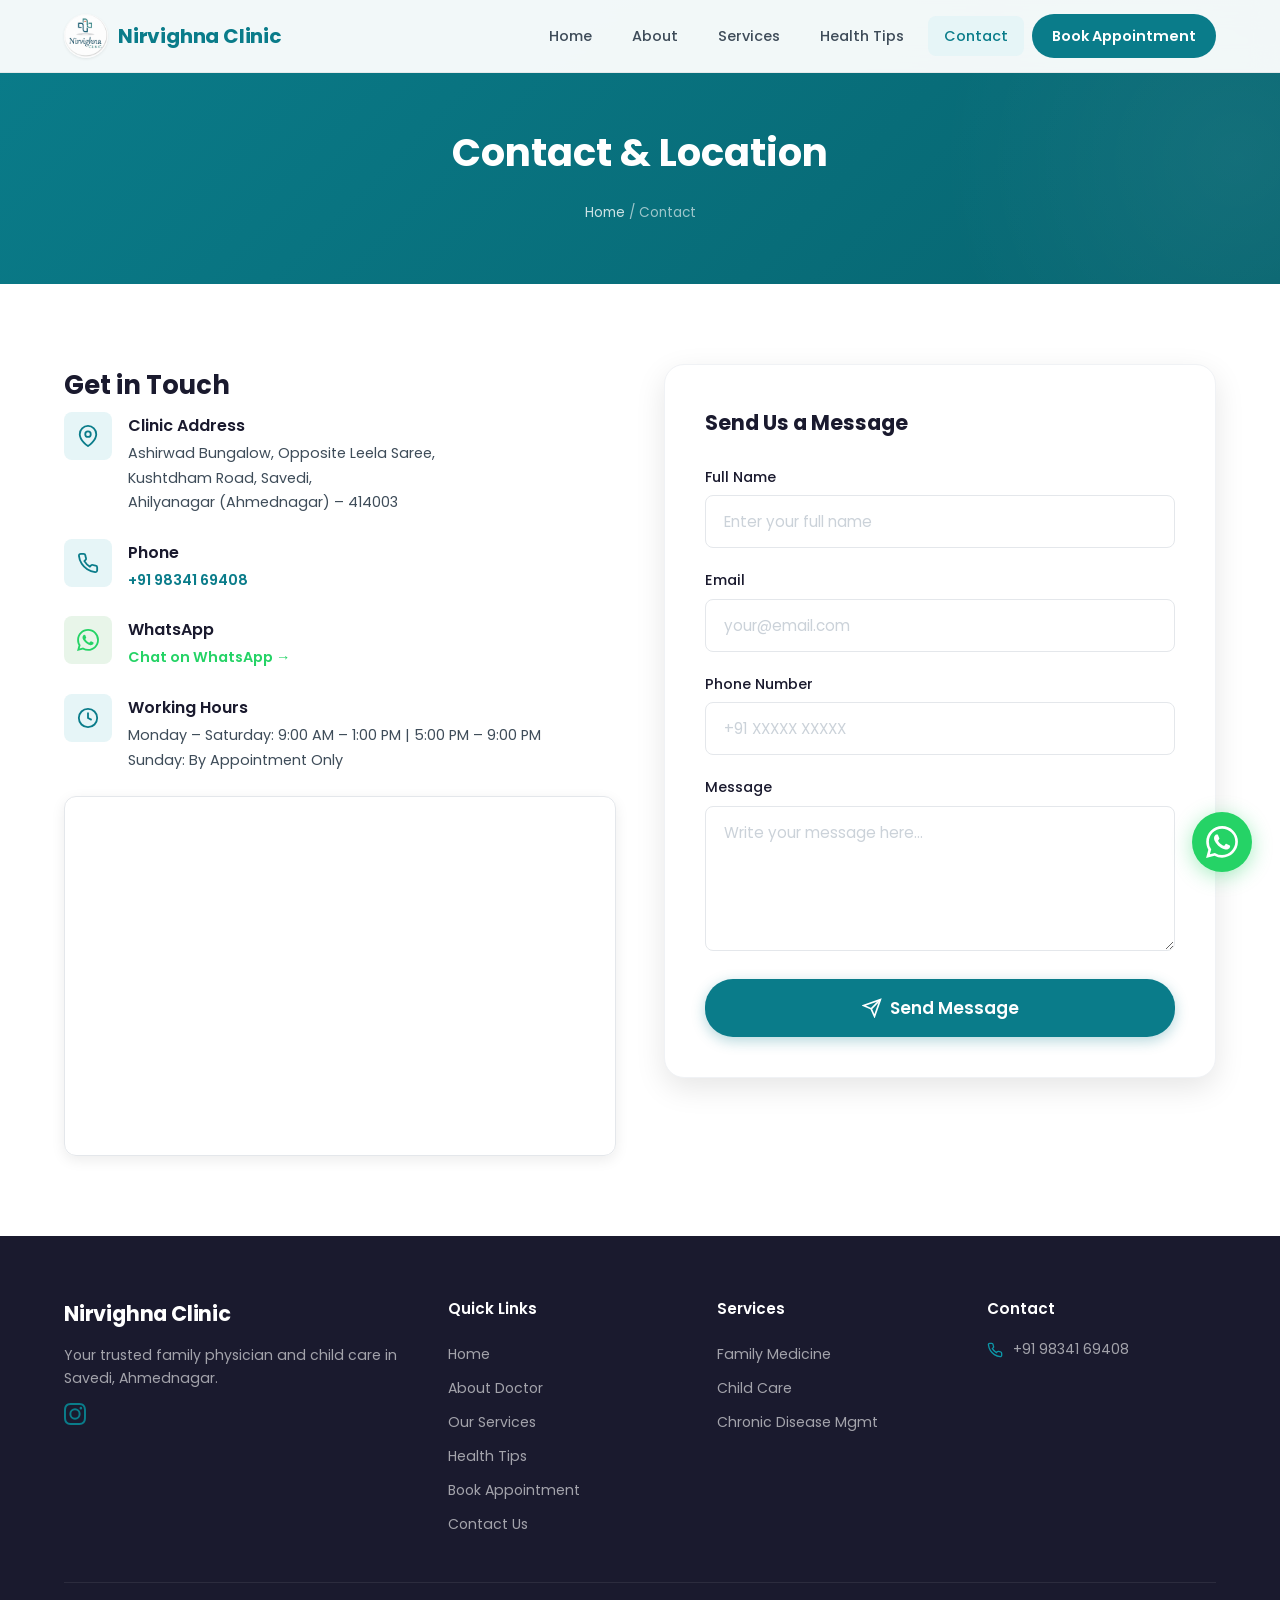
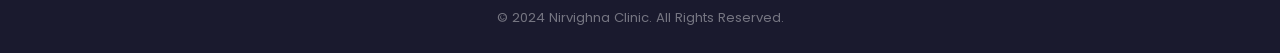
<file: contact.html>
<!DOCTYPE html>
<html lang="en">
<head>
  <meta charset="UTF-8">
  <meta name="viewport" content="width=device-width, initial-scale=1.0">
  <title>Contact & Location – Nirvighna Clinic | Savedi, Ahmednagar</title>
  <meta name="description" content="Contact Nirvighna Clinic in Savedi, Ahmednagar. Address: Ashirwad Bungalow, Opp. Leela Saree, Kushtdham Road. Phone: +91 98341 69408.">
  <link rel="stylesheet" href="styles.css">
  <link rel="icon" type="image/svg+xml" href="data:image/svg+xml,<svg xmlns='http://www.w3.org/2000/svg' viewBox='0 0 32 32'><rect width='32' height='32' rx='8' fill='%230A7C8A'/><text x='16' y='22' text-anchor='middle' fill='white' font-size='18' font-weight='bold' font-family='sans-serif'>N</text></svg>">
</head>
<body>

  <!-- Navigation -->
  <nav class="navbar" id="navbar">
    <div class="container">
      <a href="index.html" class="nav-logo">
        <img src="images/clinic-logo.jpg" alt="Nirvighna Clinic Logo" class="nav-logo-img">
        <div class="nav-logo-text">Nirvighna Clinic</div>
      </a>
      <div class="nav-links" id="navLinks">
        <a href="index.html">Home</a>
        <a href="about.html">About</a>
        <a href="services.html">Services</a>
        <a href="health-tips.html">Health Tips</a>
        <a href="contact.html" class="active">Contact</a>
        <a href="appointment.html" class="btn-nav">Book Appointment</a>
      </div>
      <button class="nav-toggle" id="navToggle" aria-label="Toggle navigation">
        <span></span><span></span><span></span>
      </button>
    </div>
  </nav>

  <!-- Page Header -->
  <section class="page-header">
    <div class="container">
      <h1>Contact & Location</h1>
      <p class="breadcrumb"><a href="index.html">Home</a> / Contact</p>
    </div>
  </section>

  <!-- Contact Info + Form -->
  <section class="section">
    <div class="container">
      <div class="contact-grid">
        <!-- Contact Information -->
        <div class="reveal">
          <h2 style="font-size:1.6rem; margin-bottom:4px;">Get in Touch</h2>

          <div class="contact-info-item">
            <div class="contact-info-icon">
              <svg viewBox="0 0 24 24" fill="none" stroke="currentColor" stroke-width="2"><path d="M21 10c0 7-9 13-9 13s-9-6-9-13a9 9 0 0118 0z"/><circle cx="12" cy="10" r="3"/></svg>
            </div>
            <div class="contact-info-text">
              <h4>Clinic Address</h4>
              <p>Ashirwad Bungalow, Opposite Leela Saree,<br>Kushtdham Road, Savedi,<br>Ahilyanagar (Ahmednagar) – 414003</p>
            </div>
          </div>

          <div class="contact-info-item">
            <div class="contact-info-icon">
              <svg viewBox="0 0 24 24" fill="none" stroke="currentColor" stroke-width="2"><path d="M22 16.92v3a2 2 0 01-2.18 2 19.79 19.79 0 01-8.63-3.07 19.5 19.5 0 01-6-6 19.79 19.79 0 01-3.07-8.67A2 2 0 014.11 2h3a2 2 0 012 1.72c.127.96.361 1.903.7 2.81a2 2 0 01-.45 2.11L8.09 9.91a16 16 0 006 6l1.27-1.27a2 2 0 012.11-.45c.907.339 1.85.573 2.81.7A2 2 0 0122 16.92z"/></svg>
            </div>
            <div class="contact-info-text">
              <h4>Phone</h4>
              <p><a href="tel:+919834169408" style="color:var(--primary); font-weight:600;">+91 98341 69408</a></p>
            </div>
          </div>

          <div class="contact-info-item">
            <div class="contact-info-icon" style="background:#E8F5E9; color:#25D366;">
              <svg viewBox="0 0 24 24" fill="currentColor" width="22" height="22"><path d="M17.472 14.382c-.297-.149-1.758-.867-2.03-.967-.273-.099-.471-.148-.67.15-.197.297-.767.966-.94 1.164-.173.199-.347.223-.644.075-.297-.15-1.255-.463-2.39-1.475-.883-.788-1.48-1.761-1.653-2.059-.173-.297-.018-.458.13-.606.134-.133.298-.347.446-.52.149-.174.198-.298.298-.497.099-.198.05-.371-.025-.52-.075-.149-.669-1.612-.916-2.207-.242-.579-.487-.5-.669-.51-.173-.008-.371-.01-.57-.01-.198 0-.52.074-.792.372-.272.297-1.04 1.016-1.04 2.479 0 1.462 1.065 2.875 1.213 3.074.149.198 2.096 3.2 5.077 4.487.709.306 1.262.489 1.694.625.712.227 1.36.195 1.871.118.571-.085 1.758-.719 2.006-1.413.248-.694.248-1.289.173-1.413-.074-.124-.272-.198-.57-.347m-5.421 7.403h-.004a9.87 9.87 0 01-5.031-1.378l-.361-.214-3.741.982.998-3.648-.235-.374a9.86 9.86 0 01-1.51-5.26c.001-5.45 4.436-9.884 9.888-9.884 2.64 0 5.122 1.03 6.988 2.898a9.825 9.825 0 012.893 6.994c-.003 5.45-4.437 9.884-9.885 9.884m8.413-18.297A11.815 11.815 0 0012.05 0C5.495 0 .16 5.335.157 11.892c0 2.096.547 4.142 1.588 5.945L.057 24l6.305-1.654a11.882 11.882 0 005.683 1.448h.005c6.554 0 11.89-5.335 11.893-11.893a11.821 11.821 0 00-3.48-8.413z"/></svg>
            </div>
            <div class="contact-info-text">
              <h4>WhatsApp</h4>
              <p><a href="https://wa.me/919834169408" target="_blank" style="color:#25D366; font-weight:600;">Chat on WhatsApp →</a></p>
            </div>
          </div>

          <div class="contact-info-item">
            <div class="contact-info-icon">
              <svg viewBox="0 0 24 24" fill="none" stroke="currentColor" stroke-width="2"><circle cx="12" cy="12" r="10"/><path d="M12 6v6l4 2"/></svg>
            </div>
            <div class="contact-info-text">
              <h4>Working Hours</h4>
              <p>Monday – Saturday: 9:00 AM – 1:00 PM | 5:00 PM – 9:00 PM</p>
              <p>Sunday: By Appointment Only</p>
            </div>
          </div>

          <!-- Google Map -->
          <div class="map-container" style="margin-top:20px;">
            <iframe 
              src="https://www.google.com/maps/embed?pb=!1m18!1m12!1m3!1d3755.893!2d74.7450!3d19.1100!2m3!1f0!2f0!3f0!3m2!1i1024!2i768!4f13.1!3m3!1m2!1s0x0%3A0x0!2zMTnCsDA2JzM2LjAiTiA3NMKwNDQnNDIuMCJF!5e0!3m2!1sen!2sin!4v1"
              width="100%" 
              height="350" 
              style="border:0;" 
              allowfullscreen="" 
              loading="lazy" 
              referrerpolicy="no-referrer-when-downgrade"
              title="Nirvighna Clinic Location Map">
            </iframe>
          </div>
        </div>

        <!-- Contact Form -->
        <div class="reveal">
          <div class="appointment-form-card">
            <h3>Send Us a Message</h3>
            <form id="contactForm" novalidate>
              <div class="form-group">
                <label>Full Name</label>
                <input type="text" class="form-control" id="contactName" placeholder="Enter your full name" required>
              </div>
              <div class="form-group">
                <label>Email</label>
                <input type="email" class="form-control" id="contactEmail" placeholder="your@email.com">
              </div>
              <div class="form-group">
                <label>Phone Number</label>
                <input type="tel" class="form-control" id="contactPhone" placeholder="+91 XXXXX XXXXX" required>
              </div>
              <div class="form-group">
                <label>Message</label>
                <textarea class="form-control" id="contactMessage" placeholder="Write your message here..." rows="5" required></textarea>
              </div>
              <button type="submit" class="btn btn-primary btn-lg" style="width:100%;">
                <svg width="20" height="20" viewBox="0 0 24 24" fill="none" stroke="currentColor" stroke-width="2"><line x1="22" y1="2" x2="11" y2="13"/><polygon points="22 2 15 22 11 13 2 9 22 2"/></svg>
                Send Message
              </button>
              <div class="form-success" id="contactSuccess">
                <svg width="20" height="20" viewBox="0 0 24 24" fill="none" stroke="currentColor" stroke-width="2"><path d="M22 11.08V12a10 10 0 11-5.93-9.14"/><polyline points="22 4 12 14.01 9 11.01"/></svg>
                Message sent successfully! We will get back to you soon.
              </div>
            </form>
          </div>
        </div>
      </div>
    </div>
  </section>

  <!-- Footer -->
  <footer class="footer">
    <div class="container">
      <div class="footer-grid">
        <div class="footer-brand">
          <div class="nav-logo-text">Nirvighna Clinic</div>
          <p>Your trusted family physician and child care in Savedi, Ahmednagar.</p>
          <div style="margin-top:12px; display:flex; gap:12px;">
            <a href="https://www.instagram.com/nirvighna_clinic?igsh=Y2RqOGIwY2xmemdu" target="_blank" aria-label="Follow us on Instagram" style="color: var(--primary); transition: opacity 0.3s;">
              <svg width="22" height="22" viewBox="0 0 24 24" fill="currentColor"><path d="M12 2.163c3.204 0 3.584.012 4.85.07 3.252.148 4.771 1.691 4.919 4.919.058 1.265.069 1.645.069 4.849 0 3.205-.012 3.584-.069 4.849-.149 3.225-1.664 4.771-4.919 4.919-1.266.058-1.644.07-4.85.07-3.204 0-3.584-.012-4.849-.07-3.26-.149-4.771-1.699-4.919-4.92-.058-1.265-.07-1.644-.07-4.849 0-3.204.013-3.583.07-4.849.149-3.227 1.664-4.771 4.919-4.919 1.266-.057 1.645-.069 4.849-.069zM12 0C8.741 0 8.333.014 7.053.072 2.695.272.273 2.69.073 7.052.014 8.333 0 8.741 0 12c0 3.259.014 3.668.072 4.948.2 4.358 2.618 6.78 6.98 6.98C8.333 23.986 8.741 24 12 24c3.259 0 3.668-.014 4.948-.072 4.354-.2 6.782-2.618 6.979-6.98.059-1.28.073-1.689.073-4.948 0-3.259-.014-3.667-.072-4.947-.196-4.354-2.617-6.78-6.979-6.98C15.668.014 15.259 0 12 0zm0 5.838a6.162 6.162 0 100 12.324 6.162 6.162 0 000-12.324zM12 16a4 4 0 110-8 4 4 0 010 8zm6.406-11.845a1.44 1.44 0 100 2.881 1.44 1.44 0 000-2.881z"/></svg>
            </a>
          </div>
        </div>
        <div>
          <h4>Quick Links</h4>
          <div class="footer-links">
            <a href="index.html">Home</a>
            <a href="about.html">About Doctor</a>
            <a href="services.html">Our Services</a>
            <a href="health-tips.html">Health Tips</a>
            <a href="appointment.html">Book Appointment</a>
            <a href="contact.html">Contact Us</a>
          </div>
        </div>
        <div>
          <h4>Services</h4>
          <div class="footer-links">
            <a href="services.html">Family Medicine</a>
            <a href="services.html">Child Care</a>
            <a href="services.html">Chronic Disease Mgmt</a>

          </div>
        </div>
        <div>
          <h4>Contact</h4>
          <div class="footer-contact-item">
            <svg viewBox="0 0 24 24" fill="none" stroke="currentColor" stroke-width="2"><path d="M22 16.92v3a2 2 0 01-2.18 2 19.79 19.79 0 01-8.63-3.07 19.5 19.5 0 01-6-6 19.79 19.79 0 01-3.07-8.67A2 2 0 014.11 2h3a2 2 0 012 1.72c.127.96.361 1.903.7 2.81a2 2 0 01-.45 2.11L8.09 9.91a16 16 0 006 6l1.27-1.27a2 2 0 012.11-.45c.907.339 1.85.573 2.81.7A2 2 0 0122 16.92z"/></svg>
            +91 98341 69408
          </div>
        </div>
      </div>
      <div class="footer-bottom">
        <p>© 2024 Nirvighna Clinic. All Rights Reserved.</p>
      </div>
    </div>
  </footer>

  <!-- Floating WhatsApp -->
  <a href="https://wa.me/919834169408?text=Hello%20Dr.%20Limkar%2C%20I%20would%20like%20to%20book%20an%20appointment." class="whatsapp-float" target="_blank" aria-label="Chat on WhatsApp">
    <svg viewBox="0 0 24 24"><path d="M17.472 14.382c-.297-.149-1.758-.867-2.03-.967-.273-.099-.471-.148-.67.15-.197.297-.767.966-.94 1.164-.173.199-.347.223-.644.075-.297-.15-1.255-.463-2.39-1.475-.883-.788-1.48-1.761-1.653-2.059-.173-.297-.018-.458.13-.606.134-.133.298-.347.446-.52.149-.174.198-.298.298-.497.099-.198.05-.371-.025-.52-.075-.149-.669-1.612-.916-2.207-.242-.579-.487-.5-.669-.51-.173-.008-.371-.01-.57-.01-.198 0-.52.074-.792.372-.272.297-1.04 1.016-1.04 2.479 0 1.462 1.065 2.875 1.213 3.074.149.198 2.096 3.2 5.077 4.487.709.306 1.262.489 1.694.625.712.227 1.36.195 1.871.118.571-.085 1.758-.719 2.006-1.413.248-.694.248-1.289.173-1.413-.074-.124-.272-.198-.57-.347m-5.421 7.403h-.004a9.87 9.87 0 01-5.031-1.378l-.361-.214-3.741.982.998-3.648-.235-.374a9.86 9.86 0 01-1.51-5.26c.001-5.45 4.436-9.884 9.888-9.884 2.64 0 5.122 1.03 6.988 2.898a9.825 9.825 0 012.893 6.994c-.003 5.45-4.437 9.884-9.885 9.884m8.413-18.297A11.815 11.815 0 0012.05 0C5.495 0 .16 5.335.157 11.892c0 2.096.547 4.142 1.588 5.945L.057 24l6.305-1.654a11.882 11.882 0 005.683 1.448h.005c6.554 0 11.89-5.335 11.893-11.893a11.821 11.821 0 00-3.48-8.413z"/></svg>
    <span class="tooltip">Chat with us!</span>
  </a>

  <script src="script.js"></script>
</body>
</html>
</file>
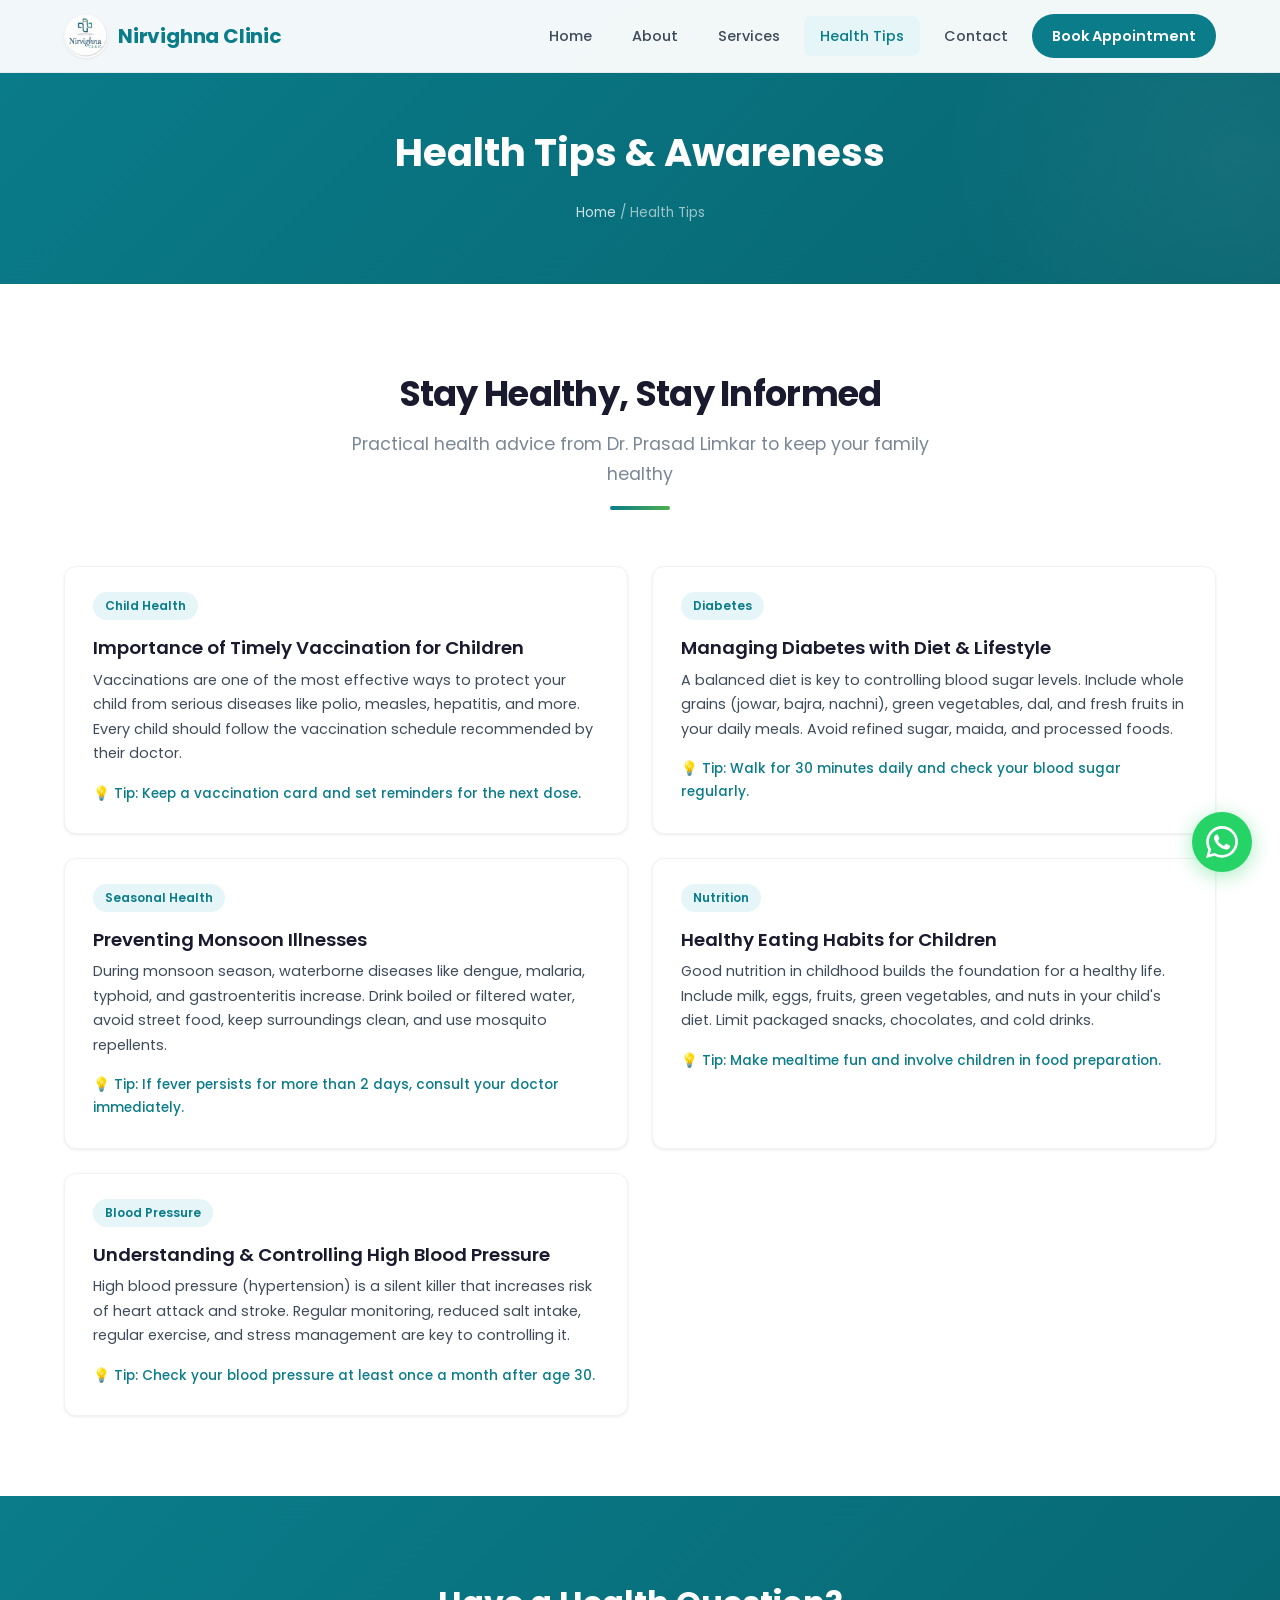
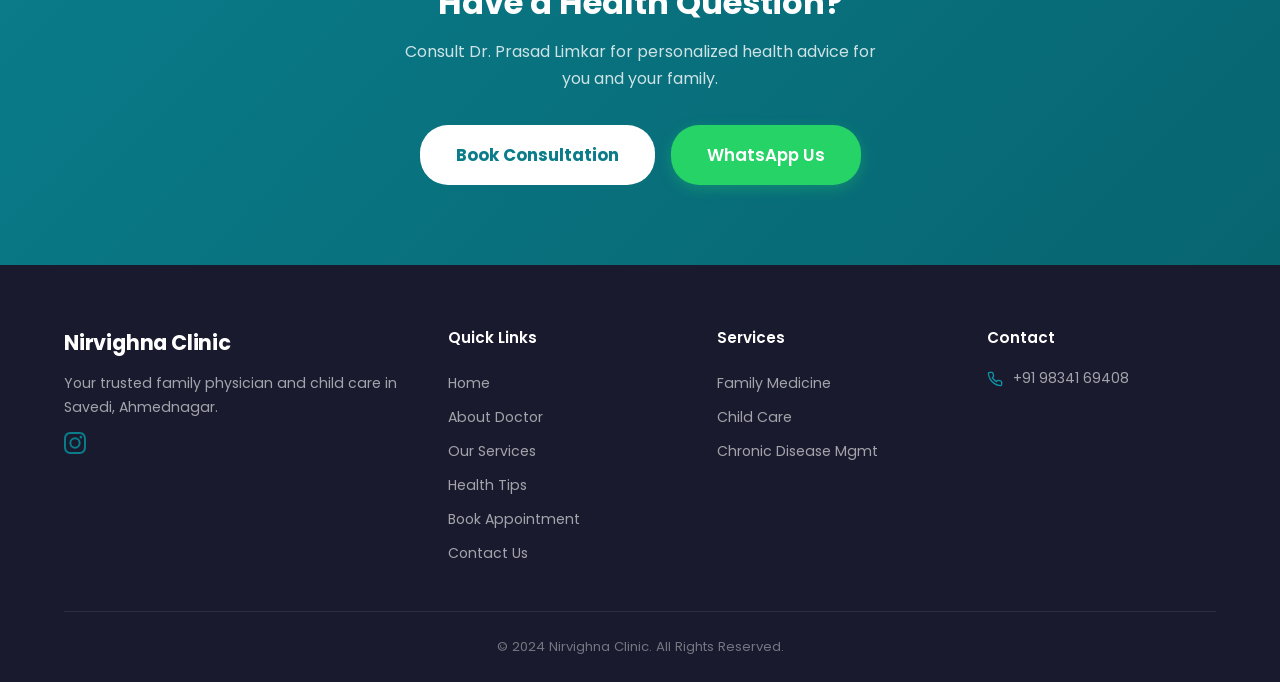
<file: health-tips.html>
<!DOCTYPE html>
<html lang="en">
<head>
  <meta charset="UTF-8">
  <meta name="viewport" content="width=device-width, initial-scale=1.0">
  <title>Health Tips – Nirvighna Clinic | Dr. Prasad Limkar</title>
  <meta name="description" content="Health tips and awareness articles by Dr. Prasad Limkar. Read practical health advice in English and Marathi for your family's wellbeing.">
  <link rel="stylesheet" href="styles.css">
  <link rel="icon" type="image/svg+xml" href="data:image/svg+xml,<svg xmlns='http://www.w3.org/2000/svg' viewBox='0 0 32 32'><rect width='32' height='32' rx='8' fill='%230A7C8A'/><text x='16' y='22' text-anchor='middle' fill='white' font-size='18' font-weight='bold' font-family='sans-serif'>N</text></svg>">
</head>
<body>

  <!-- Navigation -->
  <nav class="navbar" id="navbar">
    <div class="container">
      <a href="index.html" class="nav-logo">
        <img src="images/clinic-logo.jpg" alt="Nirvighna Clinic Logo" class="nav-logo-img">
        <div class="nav-logo-text">Nirvighna Clinic</div>
      </a>
      <div class="nav-links" id="navLinks">
        <a href="index.html">Home</a>
        <a href="about.html">About</a>
        <a href="services.html">Services</a>
        <a href="health-tips.html" class="active">Health Tips</a>
        <a href="contact.html">Contact</a>
        <a href="appointment.html" class="btn-nav">Book Appointment</a>
      </div>
      <button class="nav-toggle" id="navToggle" aria-label="Toggle navigation">
        <span></span><span></span><span></span>
      </button>
    </div>
  </nav>

  <!-- Page Header -->
  <section class="page-header">
    <div class="container">
      <h1>Health Tips & Awareness</h1>
      <p class="breadcrumb"><a href="index.html">Home</a> / Health Tips</p>
    </div>
  </section>

  <!-- Health Tips -->
  <section class="section">
    <div class="container">
      <div class="section-header reveal">
        <h2 class="section-title">Stay Healthy, Stay Informed</h2>
        <p class="section-subtitle">Practical health advice from Dr. Prasad Limkar to keep your family healthy</p>
        <div class="section-line"></div>
      </div>

      <div class="tips-grid">
        <!-- Tip 1 -->
        <div class="tip-card reveal">
          <div class="tip-card-header">
            <span class="tip-card-tag">Child Health</span>
          </div>
          <div class="tip-card-body">
            <h3 class="tip-card-title">Importance of Timely Vaccination for Children</h3>
            <p class="tip-card-text">
              Vaccinations are one of the most effective ways to protect your child from serious diseases like polio, measles, hepatitis, and more. Every child should follow the vaccination schedule recommended by their doctor.
            </p>
            <p style="margin-top:16px; font-size:0.85rem; color:var(--primary); font-weight:500;">
              💡 Tip: Keep a vaccination card and set reminders for the next dose.
            </p>
          </div>
        </div>

        <!-- Tip 2 -->
        <div class="tip-card reveal">
          <div class="tip-card-header">
            <span class="tip-card-tag">Diabetes</span>
          </div>
          <div class="tip-card-body">
            <h3 class="tip-card-title">Managing Diabetes with Diet & Lifestyle</h3>
            <p class="tip-card-text">
              A balanced diet is key to controlling blood sugar levels. Include whole grains (jowar, bajra, nachni), green vegetables, dal, and fresh fruits in your daily meals. Avoid refined sugar, maida, and processed foods.
            </p>
            <p style="margin-top:16px; font-size:0.85rem; color:var(--primary); font-weight:500;">
              💡 Tip: Walk for 30 minutes daily and check your blood sugar regularly.
            </p>
          </div>
        </div>

        <!-- Tip 3 -->
        <div class="tip-card reveal">
          <div class="tip-card-header">
            <span class="tip-card-tag">Seasonal Health</span>
          </div>
          <div class="tip-card-body">
            <h3 class="tip-card-title">Preventing Monsoon Illnesses</h3>
            <p class="tip-card-text">
              During monsoon season, waterborne diseases like dengue, malaria, typhoid, and gastroenteritis increase. Drink boiled or filtered water, avoid street food, keep surroundings clean, and use mosquito repellents.
            </p>
            <p style="margin-top:16px; font-size:0.85rem; color:var(--primary); font-weight:500;">
              💡 Tip: If fever persists for more than 2 days, consult your doctor immediately.
            </p>
          </div>
        </div>

        <!-- Tip 4 -->
        <div class="tip-card reveal">
          <div class="tip-card-header">
            <span class="tip-card-tag">Nutrition</span>
          </div>
          <div class="tip-card-body">
            <h3 class="tip-card-title">Healthy Eating Habits for Children</h3>
            <p class="tip-card-text">
              Good nutrition in childhood builds the foundation for a healthy life. Include milk, eggs, fruits, green vegetables, and nuts in your child's diet. Limit packaged snacks, chocolates, and cold drinks.
            </p>
            <p style="margin-top:16px; font-size:0.85rem; color:var(--primary); font-weight:500;">
              💡 Tip: Make mealtime fun and involve children in food preparation.
            </p>
          </div>
        </div>

        <!-- Tip 5 -->
        <div class="tip-card reveal">
          <div class="tip-card-header">
            <span class="tip-card-tag">Blood Pressure</span>
          </div>
          <div class="tip-card-body">
            <h3 class="tip-card-title">Understanding & Controlling High Blood Pressure</h3>
            <p class="tip-card-text">
              High blood pressure (hypertension) is a silent killer that increases risk of heart attack and stroke. Regular monitoring, reduced salt intake, regular exercise, and stress management are key to controlling it.
            </p>
            <p style="margin-top:16px; font-size:0.85rem; color:var(--primary); font-weight:500;">
              💡 Tip: Check your blood pressure at least once a month after age 30.
            </p>
          </div>
        </div>


      </div>
    </div>
  </section>

  <!-- CTA -->
  <section class="section" style="background: linear-gradient(135deg, var(--primary), var(--primary-dark)); color: white; text-align: center;">
    <div class="container reveal">
      <h2 style="font-size: 2rem; margin-bottom: 8px;">Have a Health Question?</h2>
      <p style="color: rgba(255,255,255,0.8); max-width:500px; margin:0 auto 32px;">
        Consult Dr. Prasad Limkar for personalized health advice for you and your family.
      </p>
      <div style="display:flex; gap:16px; justify-content:center; flex-wrap:wrap;">
        <a href="appointment.html" class="btn btn-lg" style="background:white; color:var(--primary); font-weight:700;">Book Consultation</a>
        <a href="https://wa.me/919834169408" class="btn btn-whatsapp btn-lg" target="_blank">WhatsApp Us</a>
      </div>
    </div>
  </section>

  <!-- Footer -->
  <footer class="footer">
    <div class="container">
      <div class="footer-grid">
        <div class="footer-brand">
          <div class="nav-logo-text">Nirvighna Clinic</div>
          <p>Your trusted family physician and child care in Savedi, Ahmednagar.</p>
          <div style="margin-top:12px; display:flex; gap:12px;">
            <a href="https://www.instagram.com/nirvighna_clinic?igsh=Y2RqOGIwY2xmemdu" target="_blank" aria-label="Follow us on Instagram" style="color: var(--primary); transition: opacity 0.3s;">
              <svg width="22" height="22" viewBox="0 0 24 24" fill="currentColor"><path d="M12 2.163c3.204 0 3.584.012 4.85.07 3.252.148 4.771 1.691 4.919 4.919.058 1.265.069 1.645.069 4.849 0 3.205-.012 3.584-.069 4.849-.149 3.225-1.664 4.771-4.919 4.919-1.266.058-1.644.07-4.85.07-3.204 0-3.584-.012-4.849-.07-3.26-.149-4.771-1.699-4.919-4.92-.058-1.265-.07-1.644-.07-4.849 0-3.204.013-3.583.07-4.849.149-3.227 1.664-4.771 4.919-4.919 1.266-.057 1.645-.069 4.849-.069zM12 0C8.741 0 8.333.014 7.053.072 2.695.272.273 2.69.073 7.052.014 8.333 0 8.741 0 12c0 3.259.014 3.668.072 4.948.2 4.358 2.618 6.78 6.98 6.98C8.333 23.986 8.741 24 12 24c3.259 0 3.668-.014 4.948-.072 4.354-.2 6.782-2.618 6.979-6.98.059-1.28.073-1.689.073-4.948 0-3.259-.014-3.667-.072-4.947-.196-4.354-2.617-6.78-6.979-6.98C15.668.014 15.259 0 12 0zm0 5.838a6.162 6.162 0 100 12.324 6.162 6.162 0 000-12.324zM12 16a4 4 0 110-8 4 4 0 010 8zm6.406-11.845a1.44 1.44 0 100 2.881 1.44 1.44 0 000-2.881z"/></svg>
            </a>
          </div>
        </div>
        <div>
          <h4>Quick Links</h4>
          <div class="footer-links">
            <a href="index.html">Home</a>
            <a href="about.html">About Doctor</a>
            <a href="services.html">Our Services</a>
            <a href="health-tips.html">Health Tips</a>
            <a href="appointment.html">Book Appointment</a>
            <a href="contact.html">Contact Us</a>
          </div>
        </div>
        <div>
          <h4>Services</h4>
          <div class="footer-links">
            <a href="services.html">Family Medicine</a>
            <a href="services.html">Child Care</a>
            <a href="services.html">Chronic Disease Mgmt</a>

          </div>
        </div>
        <div>
          <h4>Contact</h4>
          <div class="footer-contact-item">
            <svg viewBox="0 0 24 24" fill="none" stroke="currentColor" stroke-width="2"><path d="M22 16.92v3a2 2 0 01-2.18 2 19.79 19.79 0 01-8.63-3.07 19.5 19.5 0 01-6-6 19.79 19.79 0 01-3.07-8.67A2 2 0 014.11 2h3a2 2 0 012 1.72c.127.96.361 1.903.7 2.81a2 2 0 01-.45 2.11L8.09 9.91a16 16 0 006 6l1.27-1.27a2 2 0 012.11-.45c.907.339 1.85.573 2.81.7A2 2 0 0122 16.92z"/></svg>
            +91 98341 69408
          </div>
        </div>
      </div>
      <div class="footer-bottom">
        <p>© 2024 Nirvighna Clinic. All Rights Reserved.</p>
      </div>
    </div>
  </footer>

  <!-- Floating WhatsApp -->
  <a href="https://wa.me/919834169408?text=Hello%20Dr.%20Limkar%2C%20I%20would%20like%20to%20book%20an%20appointment." class="whatsapp-float" target="_blank" aria-label="Chat on WhatsApp">
    <svg viewBox="0 0 24 24"><path d="M17.472 14.382c-.297-.149-1.758-.867-2.03-.967-.273-.099-.471-.148-.67.15-.197.297-.767.966-.94 1.164-.173.199-.347.223-.644.075-.297-.15-1.255-.463-2.39-1.475-.883-.788-1.48-1.761-1.653-2.059-.173-.297-.018-.458.13-.606.134-.133.298-.347.446-.52.149-.174.198-.298.298-.497.099-.198.05-.371-.025-.52-.075-.149-.669-1.612-.916-2.207-.242-.579-.487-.5-.669-.51-.173-.008-.371-.01-.57-.01-.198 0-.52.074-.792.372-.272.297-1.04 1.016-1.04 2.479 0 1.462 1.065 2.875 1.213 3.074.149.198 2.096 3.2 5.077 4.487.709.306 1.262.489 1.694.625.712.227 1.36.195 1.871.118.571-.085 1.758-.719 2.006-1.413.248-.694.248-1.289.173-1.413-.074-.124-.272-.198-.57-.347m-5.421 7.403h-.004a9.87 9.87 0 01-5.031-1.378l-.361-.214-3.741.982.998-3.648-.235-.374a9.86 9.86 0 01-1.51-5.26c.001-5.45 4.436-9.884 9.888-9.884 2.64 0 5.122 1.03 6.988 2.898a9.825 9.825 0 012.893 6.994c-.003 5.45-4.437 9.884-9.885 9.884m8.413-18.297A11.815 11.815 0 0012.05 0C5.495 0 .16 5.335.157 11.892c0 2.096.547 4.142 1.588 5.945L.057 24l6.305-1.654a11.882 11.882 0 005.683 1.448h.005c6.554 0 11.89-5.335 11.893-11.893a11.821 11.821 0 00-3.48-8.413z"/></svg>
    <span class="tooltip">Chat with us!</span>
  </a>

  <script src="script.js"></script>
</body>
</html>
</file>
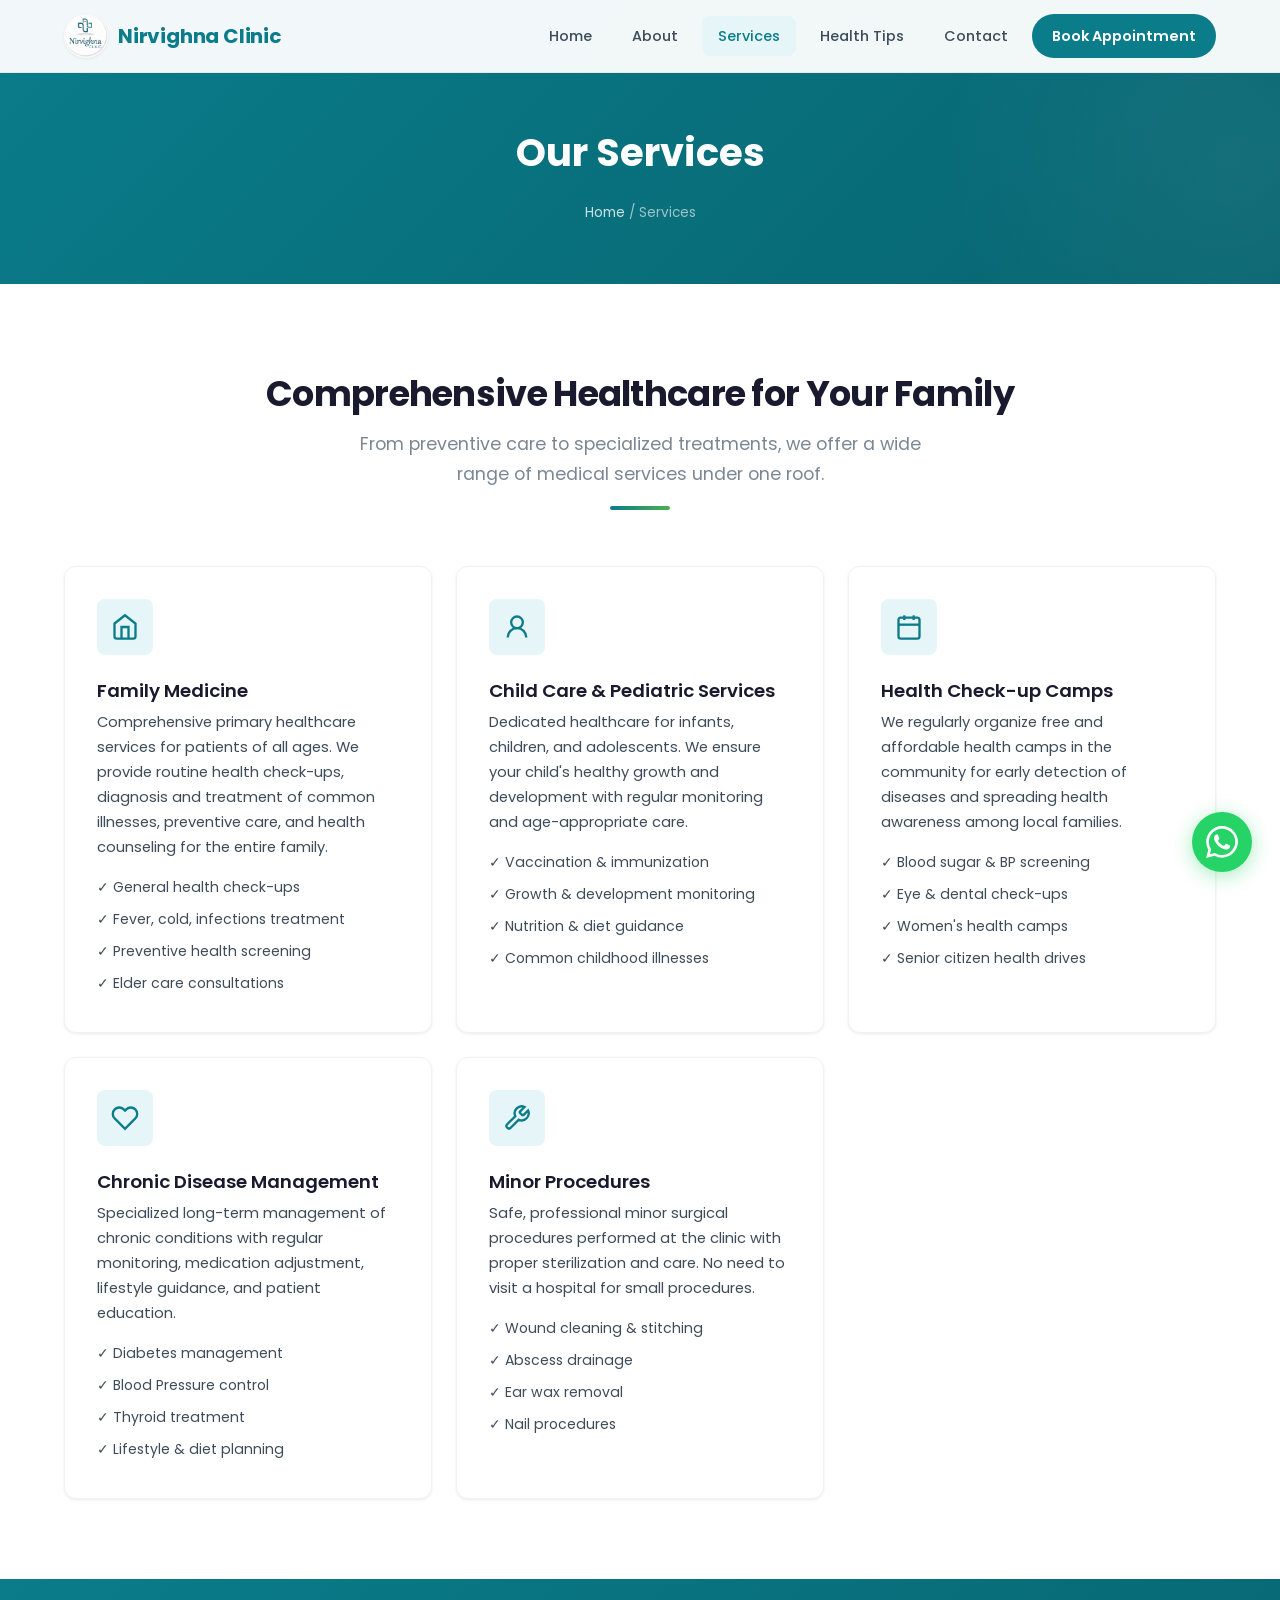
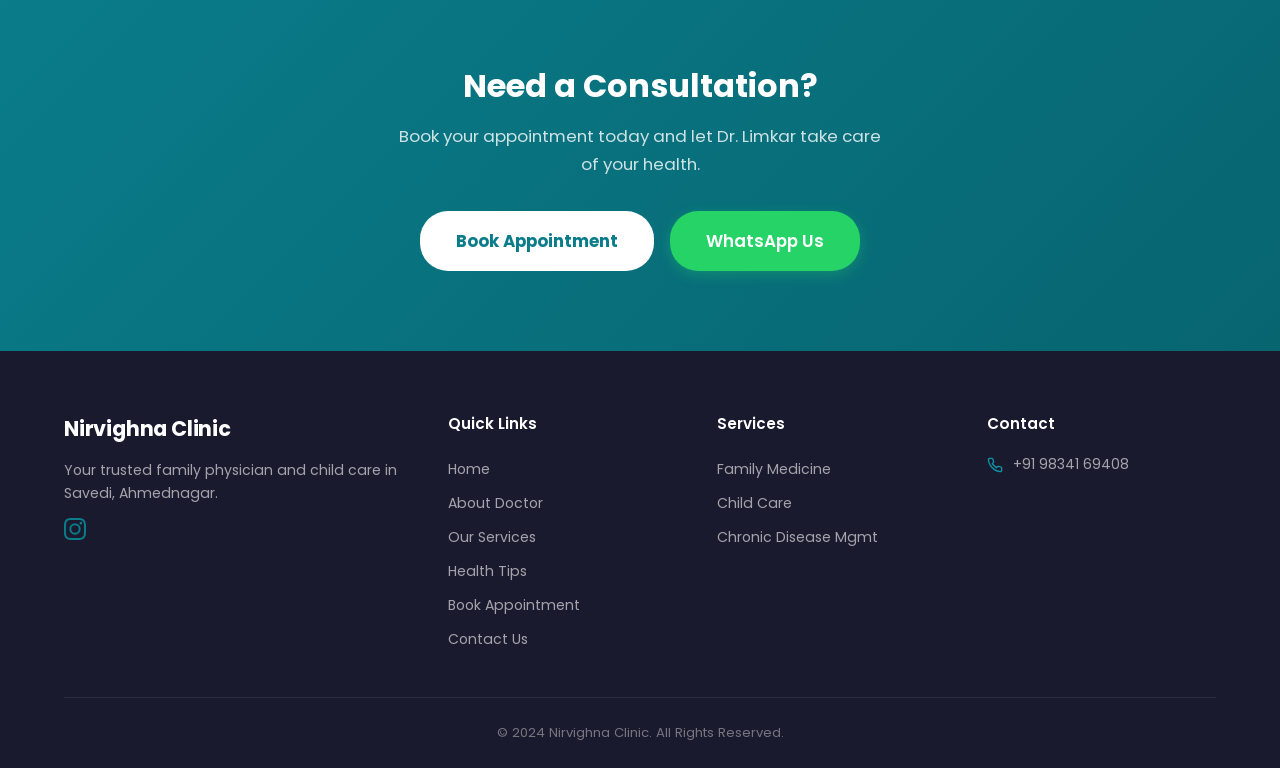
<file: services.html>
<!DOCTYPE html>
<html lang="en">
<head>
  <meta charset="UTF-8">
  <meta name="viewport" content="width=device-width, initial-scale=1.0">
  <title>Our Services – Nirvighna Clinic | Family Medicine, Child Care</title>
  <meta name="description" content="Nirvighna Clinic services: Family Medicine, Child Care, Health Camps, Chronic Disease Management, Minor Procedures in Savedi, Ahmednagar.">
  <link rel="stylesheet" href="styles.css">
  <link rel="icon" type="image/svg+xml" href="data:image/svg+xml,<svg xmlns='http://www.w3.org/2000/svg' viewBox='0 0 32 32'><rect width='32' height='32' rx='8' fill='%230A7C8A'/><text x='16' y='22' text-anchor='middle' fill='white' font-size='18' font-weight='bold' font-family='sans-serif'>N</text></svg>">
</head>
<body>

  <!-- Navigation -->
  <nav class="navbar" id="navbar">
    <div class="container">
      <a href="index.html" class="nav-logo">
        <img src="images/clinic-logo.jpg" alt="Nirvighna Clinic Logo" class="nav-logo-img">
        <div class="nav-logo-text">Nirvighna Clinic</div>
      </a>
      <div class="nav-links" id="navLinks">
        <a href="index.html">Home</a>
        <a href="about.html">About</a>
        <a href="services.html" class="active">Services</a>
        <a href="health-tips.html">Health Tips</a>
        <a href="contact.html">Contact</a>
        <a href="appointment.html" class="btn-nav">Book Appointment</a>
      </div>
      <button class="nav-toggle" id="navToggle" aria-label="Toggle navigation">
        <span></span><span></span><span></span>
      </button>
    </div>
  </nav>

  <!-- Page Header -->
  <section class="page-header">
    <div class="container">
      <h1>Our Services</h1>
      <p class="breadcrumb"><a href="index.html">Home</a> / Services</p>
    </div>
  </section>

  <!-- Services Grid -->
  <section class="section">
    <div class="container">
      <div class="section-header reveal">
        <h2 class="section-title">Comprehensive Healthcare for Your Family</h2>
        <p class="section-subtitle">From preventive care to specialized treatments, we offer a wide range of medical services under one roof.</p>
        <div class="section-line"></div>
      </div>

      <div class="services-grid">
        <!-- Service 1 -->
        <div class="card reveal">
          <div class="card-icon">
            <svg viewBox="0 0 24 24" fill="none" stroke="currentColor" stroke-width="2"><path d="M3 9l9-7 9 7v11a2 2 0 01-2 2H5a2 2 0 01-2-2z"/><polyline points="9 22 9 12 15 12 15 22"/></svg>
          </div>
          <h3 class="card-title">Family Medicine</h3>
          <p class="card-text">Comprehensive primary healthcare services for patients of all ages. We provide routine health check-ups, diagnosis and treatment of common illnesses, preventive care, and health counseling for the entire family.</p>
          <ul style="margin-top:12px; font-size:0.88rem; color:var(--text-secondary);">
            <li style="padding:4px 0;">✓ General health check-ups</li>
            <li style="padding:4px 0;">✓ Fever, cold, infections treatment</li>
            <li style="padding:4px 0;">✓ Preventive health screening</li>
            <li style="padding:4px 0;">✓ Elder care consultations</li>
          </ul>
        </div>

        <!-- Service 2 -->
        <div class="card reveal">
          <div class="card-icon">
            <svg viewBox="0 0 24 24" fill="none" stroke="currentColor" stroke-width="2"><circle cx="12" cy="8" r="5"/><path d="M20 21a8 8 0 00-16 0"/></svg>
          </div>
          <h3 class="card-title">Child Care & Pediatric Services</h3>
          <p class="card-text">Dedicated healthcare for infants, children, and adolescents. We ensure your child's healthy growth and development with regular monitoring and age-appropriate care.</p>
          <ul style="margin-top:12px; font-size:0.88rem; color:var(--text-secondary);">
            <li style="padding:4px 0;">✓ Vaccination & immunization</li>
            <li style="padding:4px 0;">✓ Growth & development monitoring</li>
            <li style="padding:4px 0;">✓ Nutrition & diet guidance</li>
            <li style="padding:4px 0;">✓ Common childhood illnesses</li>
          </ul>
        </div>

        <!-- Service 3 -->
        <div class="card reveal">
          <div class="card-icon">
            <svg viewBox="0 0 24 24" fill="none" stroke="currentColor" stroke-width="2"><rect x="3" y="4" width="18" height="18" rx="2"/><line x1="16" y1="2" x2="16" y2="6"/><line x1="8" y1="2" x2="8" y2="6"/><line x1="3" y1="10" x2="21" y2="10"/></svg>
          </div>
          <h3 class="card-title">Health Check-up Camps</h3>
          <p class="card-text">We regularly organize free and affordable health camps in the community for early detection of diseases and spreading health awareness among local families.</p>
          <ul style="margin-top:12px; font-size:0.88rem; color:var(--text-secondary);">
            <li style="padding:4px 0;">✓ Blood sugar & BP screening</li>
            <li style="padding:4px 0;">✓ Eye & dental check-ups</li>
            <li style="padding:4px 0;">✓ Women's health camps</li>
            <li style="padding:4px 0;">✓ Senior citizen health drives</li>
          </ul>
        </div>

        <!-- Service 4 -->
        <div class="card reveal">
          <div class="card-icon">
            <svg viewBox="0 0 24 24" fill="none" stroke="currentColor" stroke-width="2"><path d="M20.84 4.61a5.5 5.5 0 00-7.78 0L12 5.67l-1.06-1.06a5.5 5.5 0 00-7.78 7.78l1.06 1.06L12 21.23l7.78-7.78 1.06-1.06a5.5 5.5 0 000-7.78z"/></svg>
          </div>
          <h3 class="card-title">Chronic Disease Management</h3>
          <p class="card-text">Specialized long-term management of chronic conditions with regular monitoring, medication adjustment, lifestyle guidance, and patient education.</p>
          <ul style="margin-top:12px; font-size:0.88rem; color:var(--text-secondary);">
            <li style="padding:4px 0;">✓ Diabetes management</li>
            <li style="padding:4px 0;">✓ Blood Pressure control</li>
            <li style="padding:4px 0;">✓ Thyroid treatment</li>
            <li style="padding:4px 0;">✓ Lifestyle & diet planning</li>
          </ul>
        </div>



        <!-- Service 6 -->
        <div class="card reveal">
          <div class="card-icon">
            <svg viewBox="0 0 24 24" fill="none" stroke="currentColor" stroke-width="2"><path d="M14.7 6.3a1 1 0 000 1.4l1.6 1.6a1 1 0 001.4 0l3.77-3.77a6 6 0 01-7.94 7.94l-6.91 6.91a2.12 2.12 0 01-3-3l6.91-6.91a6 6 0 017.94-7.94l-3.76 3.76z"/></svg>
          </div>
          <h3 class="card-title">Minor Procedures</h3>
          <p class="card-text">Safe, professional minor surgical procedures performed at the clinic with proper sterilization and care. No need to visit a hospital for small procedures.</p>
          <ul style="margin-top:12px; font-size:0.88rem; color:var(--text-secondary);">
            <li style="padding:4px 0;">✓ Wound cleaning & stitching</li>
            <li style="padding:4px 0;">✓ Abscess drainage</li>
            <li style="padding:4px 0;">✓ Ear wax removal</li>
            <li style="padding:4px 0;">✓ Nail procedures</li>
          </ul>
        </div>
      </div>
    </div>
  </section>

  <!-- CTA -->
  <section class="section" style="background: linear-gradient(135deg, var(--primary), var(--primary-dark)); color: white; text-align: center;">
    <div class="container reveal">
      <h2 style="font-size: 2rem; margin-bottom: 8px;">Need a Consultation?</h2>
      <p style="color: rgba(255,255,255,0.8); max-width: 500px; margin: 0 auto 32px; font-size:1.05rem;">
        Book your appointment today and let Dr. Limkar take care of your health.
      </p>
      <div style="display:flex; gap:16px; justify-content:center; flex-wrap:wrap;">
        <a href="appointment.html" class="btn btn-lg" style="background:white; color:var(--primary); font-weight:700;">Book Appointment</a>
        <a href="https://wa.me/919834169408" class="btn btn-whatsapp btn-lg" target="_blank">WhatsApp Us</a>
      </div>
    </div>
  </section>

  <!-- Footer -->
  <footer class="footer">
    <div class="container">
      <div class="footer-grid">
        <div class="footer-brand">
          <div class="nav-logo-text">Nirvighna Clinic</div>
          <p>Your trusted family physician and child care in Savedi, Ahmednagar.</p>
          <div style="margin-top:12px; display:flex; gap:12px;">
            <a href="https://www.instagram.com/nirvighna_clinic?igsh=Y2RqOGIwY2xmemdu" target="_blank" aria-label="Follow us on Instagram" style="color: var(--primary); transition: opacity 0.3s;">
              <svg width="22" height="22" viewBox="0 0 24 24" fill="currentColor"><path d="M12 2.163c3.204 0 3.584.012 4.85.07 3.252.148 4.771 1.691 4.919 4.919.058 1.265.069 1.645.069 4.849 0 3.205-.012 3.584-.069 4.849-.149 3.225-1.664 4.771-4.919 4.919-1.266.058-1.644.07-4.85.07-3.204 0-3.584-.012-4.849-.07-3.26-.149-4.771-1.699-4.919-4.92-.058-1.265-.07-1.644-.07-4.849 0-3.204.013-3.583.07-4.849.149-3.227 1.664-4.771 4.919-4.919 1.266-.057 1.645-.069 4.849-.069zM12 0C8.741 0 8.333.014 7.053.072 2.695.272.273 2.69.073 7.052.014 8.333 0 8.741 0 12c0 3.259.014 3.668.072 4.948.2 4.358 2.618 6.78 6.98 6.98C8.333 23.986 8.741 24 12 24c3.259 0 3.668-.014 4.948-.072 4.354-.2 6.782-2.618 6.979-6.98.059-1.28.073-1.689.073-4.948 0-3.259-.014-3.667-.072-4.947-.196-4.354-2.617-6.78-6.979-6.98C15.668.014 15.259 0 12 0zm0 5.838a6.162 6.162 0 100 12.324 6.162 6.162 0 000-12.324zM12 16a4 4 0 110-8 4 4 0 010 8zm6.406-11.845a1.44 1.44 0 100 2.881 1.44 1.44 0 000-2.881z"/></svg>
            </a>
          </div>
        </div>
        <div>
          <h4>Quick Links</h4>
          <div class="footer-links">
            <a href="index.html">Home</a>
            <a href="about.html">About Doctor</a>
            <a href="services.html">Our Services</a>
            <a href="health-tips.html">Health Tips</a>
            <a href="appointment.html">Book Appointment</a>
            <a href="contact.html">Contact Us</a>
          </div>
        </div>
        <div>
          <h4>Services</h4>
          <div class="footer-links">
            <a href="services.html">Family Medicine</a>
            <a href="services.html">Child Care</a>
            <a href="services.html">Chronic Disease Mgmt</a>

          </div>
        </div>
        <div>
          <h4>Contact</h4>
          <div class="footer-contact-item">
            <svg viewBox="0 0 24 24" fill="none" stroke="currentColor" stroke-width="2"><path d="M22 16.92v3a2 2 0 01-2.18 2 19.79 19.79 0 01-8.63-3.07 19.5 19.5 0 01-6-6 19.79 19.79 0 01-3.07-8.67A2 2 0 014.11 2h3a2 2 0 012 1.72c.127.96.361 1.903.7 2.81a2 2 0 01-.45 2.11L8.09 9.91a16 16 0 006 6l1.27-1.27a2 2 0 012.11-.45c.907.339 1.85.573 2.81.7A2 2 0 0122 16.92z"/></svg>
            +91 98341 69408
          </div>
        </div>
      </div>
      <div class="footer-bottom">
        <p>© 2024 Nirvighna Clinic. All Rights Reserved.</p>
      </div>
    </div>
  </footer>

  <!-- Floating WhatsApp -->
  <a href="https://wa.me/919834169408?text=Hello%20Dr.%20Limkar%2C%20I%20would%20like%20to%20book%20an%20appointment." class="whatsapp-float" target="_blank" aria-label="Chat on WhatsApp">
    <svg viewBox="0 0 24 24"><path d="M17.472 14.382c-.297-.149-1.758-.867-2.03-.967-.273-.099-.471-.148-.67.15-.197.297-.767.966-.94 1.164-.173.199-.347.223-.644.075-.297-.15-1.255-.463-2.39-1.475-.883-.788-1.48-1.761-1.653-2.059-.173-.297-.018-.458.13-.606.134-.133.298-.347.446-.52.149-.174.198-.298.298-.497.099-.198.05-.371-.025-.52-.075-.149-.669-1.612-.916-2.207-.242-.579-.487-.5-.669-.51-.173-.008-.371-.01-.57-.01-.198 0-.52.074-.792.372-.272.297-1.04 1.016-1.04 2.479 0 1.462 1.065 2.875 1.213 3.074.149.198 2.096 3.2 5.077 4.487.709.306 1.262.489 1.694.625.712.227 1.36.195 1.871.118.571-.085 1.758-.719 2.006-1.413.248-.694.248-1.289.173-1.413-.074-.124-.272-.198-.57-.347m-5.421 7.403h-.004a9.87 9.87 0 01-5.031-1.378l-.361-.214-3.741.982.998-3.648-.235-.374a9.86 9.86 0 01-1.51-5.26c.001-5.45 4.436-9.884 9.888-9.884 2.64 0 5.122 1.03 6.988 2.898a9.825 9.825 0 012.893 6.994c-.003 5.45-4.437 9.884-9.885 9.884m8.413-18.297A11.815 11.815 0 0012.05 0C5.495 0 .16 5.335.157 11.892c0 2.096.547 4.142 1.588 5.945L.057 24l6.305-1.654a11.882 11.882 0 005.683 1.448h.005c6.554 0 11.89-5.335 11.893-11.893a11.821 11.821 0 00-3.48-8.413z"/></svg>
    <span class="tooltip">Chat with us!</span>
  </a>

  <script src="script.js"></script>
</body>
</html>
</file>
<file: styles.css>
/* ============================================
   Nirvighna Clinic – Global Design System
   ============================================ */

/* Google Fonts */
@import url('https://fonts.googleapis.com/css2?family=Poppins:wght@300;400;500;600;700&display=swap');

/* ── CSS Custom Properties ── */
:root {
  --primary: #0A7C8A;
  --primary-dark: #076570;
  --primary-light: #0d97a8;
  --primary-pale: #e6f5f7;
  --accent: #4CAF50;
  --accent-dark: #388E3C;
  --accent-light: #81C784;
  --white: #FFFFFF;
  --off-white: #F5F7FA;
  --grey-100: #F0F2F5;
  --grey-200: #E4E7EB;
  --grey-300: #CBD2D9;
  --grey-500: #7B8794;
  --grey-700: #3E4C59;
  --dark: #1A1A2E;
  --text-primary: #1A1A2E;
  --text-secondary: #3E4C59;
  --text-light: #7B8794;
  --shadow-sm: 0 1px 3px rgba(0,0,0,0.08);
  --shadow-md: 0 4px 14px rgba(0,0,0,0.08);
  --shadow-lg: 0 10px 30px rgba(0,0,0,0.1);
  --shadow-xl: 0 20px 50px rgba(0,0,0,0.12);
  --radius-sm: 8px;
  --radius-md: 12px;
  --radius-lg: 20px;
  --radius-xl: 28px;
  --transition: 0.3s cubic-bezier(0.4, 0, 0.2, 1);
  --font-en: 'Poppins', sans-serif;
  --font-mr: 'Noto Sans Devanagari', sans-serif;
  --max-width: 1200px;
}

/* ── Reset & Base ── */
*, *::before, *::after {
  margin: 0;
  padding: 0;
  box-sizing: border-box;
}

html {
  scroll-behavior: smooth;
  -webkit-text-size-adjust: 100%;
}

body {
  font-family: var(--font-en);
  color: var(--text-primary);
  background: var(--white);
  line-height: 1.7;
  -webkit-font-smoothing: antialiased;
  -moz-osx-font-smoothing: grayscale;
  overflow-x: hidden;
}

img {
  max-width: 100%;
  height: auto;
  display: block;
}

a {
  text-decoration: none;
  color: inherit;
  transition: color var(--transition);
}

ul, ol { list-style: none; }

.container {
  width: 100%;
  max-width: var(--max-width);
  margin: 0 auto;
  padding: 0 24px;
}

/* Marathi text class */
.mr {
  font-family: var(--font-mr);
  color: var(--text-secondary);
  font-weight: 400;
}

.section-subtitle.mr {
  font-size: 1rem;
  margin-top: 4px;
}

/* ── Section Styles ── */
.section {
  padding: 80px 0;
}

.section--grey {
  background: var(--off-white);
}

.section-header {
  text-align: center;
  margin-bottom: 56px;
}

.section-title {
  font-size: 2.2rem;
  font-weight: 700;
  color: var(--text-primary);
  margin-bottom: 6px;
  letter-spacing: -0.02em;
}

.section-subtitle {
  font-size: 1.1rem;
  color: var(--text-light);
  max-width: 600px;
  margin: 0 auto;
}

.section-line {
  width: 60px;
  height: 4px;
  background: linear-gradient(90deg, var(--primary), var(--accent));
  border-radius: 2px;
  margin: 16px auto 0;
}

/* ── Navigation ── */
.navbar {
  position: fixed;
  top: 0;
  left: 0;
  right: 0;
  z-index: 1000;
  background: rgba(255, 255, 255, 0.95);
  backdrop-filter: blur(12px);
  -webkit-backdrop-filter: blur(12px);
  border-bottom: 1px solid rgba(0,0,0,0.06);
  transition: box-shadow var(--transition);
}

.navbar.scrolled {
  box-shadow: var(--shadow-md);
}

.navbar .container {
  display: flex;
  align-items: center;
  justify-content: space-between;
  height: 72px;
}

.nav-logo {
  display: flex;
  align-items: center;
  gap: 10px;
}

.nav-logo-icon {
  width: 40px;
  height: 40px;
  background: linear-gradient(135deg, var(--primary), var(--accent));
  border-radius: 10px;
  display: flex;
  align-items: center;
  justify-content: center;
  color: white;
  font-weight: 700;
  font-size: 1.1rem;
}

.nav-logo-img {
  width: 44px;
  height: 44px;
  border-radius: 50%;
  object-fit: cover;
  box-shadow: var(--shadow-sm);
}

.nav-logo-text {
  font-size: 1.25rem;
  font-weight: 700;
  color: var(--primary);
  letter-spacing: -0.01em;
}

.nav-logo-text span {
  display: block;
  font-size: 0.65rem;
  font-weight: 400;
  color: var(--text-light);
  letter-spacing: 0.04em;
  font-family: var(--font-mr);
}

.nav-links {
  display: flex;
  align-items: center;
  gap: 8px;
}

.nav-links a {
  padding: 8px 16px;
  font-size: 0.9rem;
  font-weight: 500;
  color: var(--text-secondary);
  border-radius: var(--radius-sm);
  transition: all var(--transition);
  position: relative;
}

.nav-links a:hover,
.nav-links a.active {
  color: var(--primary);
  background: var(--primary-pale);
}

.nav-links .btn-nav {
  background: var(--primary);
  color: var(--white);
  padding: 10px 20px;
  border-radius: var(--radius-xl);
  font-weight: 600;
}

.nav-links .btn-nav:hover {
  background: var(--primary-dark);
  color: var(--white);
}

/* Hamburger */
.nav-toggle {
  display: none;
  flex-direction: column;
  gap: 5px;
  cursor: pointer;
  padding: 8px;
  border: none;
  background: none;
  z-index: 1001;
}

.nav-toggle span {
  width: 24px;
  height: 2.5px;
  background: var(--text-primary);
  border-radius: 2px;
  transition: all var(--transition);
}

.nav-toggle.active span:nth-child(1) {
  transform: rotate(45deg) translate(5px, 5px);
}

.nav-toggle.active span:nth-child(2) {
  opacity: 0;
}

.nav-toggle.active span:nth-child(3) {
  transform: rotate(-45deg) translate(5px, -5px);
}

/* ── Buttons ── */
.btn {
  display: inline-flex;
  align-items: center;
  gap: 8px;
  padding: 14px 28px;
  border-radius: var(--radius-xl);
  font-family: var(--font-en);
  font-size: 0.95rem;
  font-weight: 600;
  cursor: pointer;
  border: none;
  transition: all var(--transition);
  text-align: center;
  justify-content: center;
}

.btn-primary {
  background: var(--primary);
  color: var(--white);
  box-shadow: 0 4px 14px rgba(10, 124, 138, 0.3);
}

.btn-primary:hover {
  background: var(--primary-dark);
  transform: translateY(-2px);
  box-shadow: 0 6px 20px rgba(10, 124, 138, 0.4);
}

.btn-accent {
  background: var(--accent);
  color: var(--white);
  box-shadow: 0 4px 14px rgba(76, 175, 80, 0.3);
}

.btn-accent:hover {
  background: var(--accent-dark);
  transform: translateY(-2px);
  box-shadow: 0 6px 20px rgba(76, 175, 80, 0.4);
}

.btn-outline {
  background: transparent;
  color: var(--primary);
  border: 2px solid var(--primary);
}

.btn-outline:hover {
  background: var(--primary);
  color: var(--white);
  transform: translateY(-2px);
}

.btn-whatsapp {
  background: #25D366;
  color: var(--white);
  box-shadow: 0 4px 14px rgba(37, 211, 102, 0.3);
}

.btn-whatsapp:hover {
  background: #1EBA59;
  transform: translateY(-2px);
  box-shadow: 0 6px 20px rgba(37, 211, 102, 0.4);
}

.btn-lg {
  padding: 16px 36px;
  font-size: 1.05rem;
}

/* ── Hero Section ── */
.hero {
  position: relative;
  min-height: 92vh;
  display: flex;
  align-items: center;
  padding-top: 72px;
  background: linear-gradient(135deg, var(--primary-pale) 0%, var(--white) 50%, #f0faf0 100%);
  overflow: hidden;
}

.hero::before {
  content: '';
  position: absolute;
  top: -50%;
  right: -20%;
  width: 800px;
  height: 800px;
  background: radial-gradient(circle, rgba(10,124,138,0.06) 0%, transparent 70%);
  border-radius: 50%;
}

.hero::after {
  content: '';
  position: absolute;
  bottom: -30%;
  left: -10%;
  width: 600px;
  height: 600px;
  background: radial-gradient(circle, rgba(76,175,80,0.05) 0%, transparent 70%);
  border-radius: 50%;
}

.hero .container {
  display: grid;
  grid-template-columns: 1fr 1fr;
  gap: 60px;
  align-items: center;
  position: relative;
  z-index: 1;
}

.hero-content {
  animation: fadeInUp 0.8s ease-out;
}

.hero-badge {
  display: inline-flex;
  align-items: center;
  gap: 8px;
  background: var(--white);
  border: 1px solid var(--grey-200);
  padding: 8px 16px;
  border-radius: var(--radius-xl);
  font-size: 0.85rem;
  color: var(--primary);
  font-weight: 500;
  margin-bottom: 24px;
  box-shadow: var(--shadow-sm);
}

.hero-badge svg {
  width: 16px;
  height: 16px;
}

.hero-title {
  font-size: 3rem;
  font-weight: 700;
  line-height: 1.15;
  color: var(--text-primary);
  margin-bottom: 8px;
  letter-spacing: -0.03em;
}

.hero-title span {
  color: var(--primary);
}

.hero-title-mr {
  font-family: var(--font-mr);
  font-size: 1.4rem;
  font-weight: 500;
  color: var(--text-light);
  margin-bottom: 20px;
  display: block;
}

.hero-subtitle {
  font-size: 1.15rem;
  color: var(--text-secondary);
  margin-bottom: 32px;
  max-width: 500px;
  line-height: 1.8;
}

.hero-buttons {
  display: flex;
  gap: 16px;
  flex-wrap: wrap;
  margin-bottom: 40px;
}

.hero-stats {
  display: flex;
  gap: 40px;
}

.hero-stat {
  text-align: center;
}

.hero-stat-number {
  font-size: 1.8rem;
  font-weight: 700;
  color: var(--primary);
}

.hero-stat-label {
  font-size: 0.8rem;
  color: var(--text-light);
  font-weight: 500;
}

.hero-image {
  position: relative;
  display: flex;
  justify-content: center;
  animation: fadeInRight 0.8s ease-out;
}

.hero-image img {
  width: 420px;
  height: 560px;
  object-fit: cover;
  object-position: top;
  border-radius: var(--radius-lg);
  box-shadow: var(--shadow-xl);
}

.hero-image::before {
  content: '';
  position: absolute;
  top: -20px;
  right: -20px;
  width: 100%;
  height: 100%;
  border: 3px solid var(--primary);
  border-radius: var(--radius-lg);
  opacity: 0.15;
  z-index: -1;
}

.hero-image::after {
  content: '';
  position: absolute;
  bottom: -15px;
  left: -15px;
  width: 120px;
  height: 120px;
  background: linear-gradient(135deg, var(--accent), var(--accent-light));
  border-radius: var(--radius-md);
  opacity: 0.15;
  z-index: -1;
}

/* ── Cards ── */
.card {
  background: var(--white);
  border-radius: var(--radius-md);
  padding: 32px;
  box-shadow: var(--shadow-sm);
  border: 1px solid var(--grey-100);
  transition: all var(--transition);
}

.card:hover {
  transform: translateY(-4px);
  box-shadow: var(--shadow-lg);
  border-color: transparent;
}

.card-icon {
  width: 56px;
  height: 56px;
  background: var(--primary-pale);
  border-radius: var(--radius-sm);
  display: flex;
  align-items: center;
  justify-content: center;
  margin-bottom: 20px;
  color: var(--primary);
  transition: all var(--transition);
}

.card:hover .card-icon {
  background: var(--primary);
  color: var(--white);
}

.card-icon svg {
  width: 28px;
  height: 28px;
}

.card-title {
  font-size: 1.15rem;
  font-weight: 600;
  margin-bottom: 4px;
  color: var(--text-primary);
}

.card-title-mr {
  font-family: var(--font-mr);
  font-size: 0.9rem;
  color: var(--text-light);
  font-weight: 500;
  margin-bottom: 12px;
}

.card-text {
  font-size: 0.92rem;
  color: var(--text-secondary);
  line-height: 1.7;
}

/* Services Grid */
.services-grid {
  display: grid;
  grid-template-columns: repeat(3, 1fr);
  gap: 24px;
}

/* ── Testimonials ── */
.testimonials-grid {
  display: grid;
  grid-template-columns: repeat(3, 1fr);
  gap: 24px;
}

.testimonial-card {
  background: var(--white);
  border-radius: var(--radius-md);
  padding: 32px;
  box-shadow: var(--shadow-sm);
  border: 1px solid var(--grey-100);
  position: relative;
}

.testimonial-card::before {
  content: '"';
  position: absolute;
  top: 16px;
  left: 24px;
  font-size: 4rem;
  color: var(--primary);
  opacity: 0.1;
  font-family: Georgia, serif;
  line-height: 1;
}

.testimonial-text {
  font-size: 0.95rem;
  color: var(--text-secondary);
  line-height: 1.7;
  margin-bottom: 20px;
  font-style: italic;
}

.testimonial-author {
  display: flex;
  align-items: center;
  gap: 12px;
}

.testimonial-avatar {
  width: 44px;
  height: 44px;
  border-radius: 50%;
  background: linear-gradient(135deg, var(--primary-pale), var(--primary));
  display: flex;
  align-items: center;
  justify-content: center;
  color: white;
  font-weight: 600;
  font-size: 1rem;
}

.testimonial-name {
  font-weight: 600;
  font-size: 0.95rem;
  color: var(--text-primary);
}

.testimonial-location {
  font-size: 0.8rem;
  color: var(--text-light);
}

.testimonial-stars {
  color: #F5A623;
  font-size: 0.85rem;
  margin-bottom: 12px;
  letter-spacing: 2px;
}

/* ── About Section ── */
.about-grid {
  display: grid;
  grid-template-columns: 1fr 1.2fr;
  gap: 60px;
  align-items: center;
}

.about-image {
  position: relative;
}

.about-image img {
  border-radius: var(--radius-lg);
  box-shadow: var(--shadow-lg);
  width: 100%;
  object-fit: cover;
}

.about-content h3 {
  font-size: 1.8rem;
  font-weight: 700;
  margin-bottom: 6px;
}

.about-content .mr-subtitle {
  font-family: var(--font-mr);
  font-size: 1rem;
  color: var(--text-light);
  margin-bottom: 16px;
}

.about-content .qualifications {
  display: flex;
  gap: 12px;
  margin-bottom: 20px;
  flex-wrap: wrap;
}

.qualification-badge {
  background: var(--primary-pale);
  color: var(--primary);
  padding: 6px 16px;
  border-radius: var(--radius-xl);
  font-size: 0.85rem;
  font-weight: 600;
}

.about-content p {
  font-size: 0.95rem;
  color: var(--text-secondary);
  line-height: 1.8;
  margin-bottom: 16px;
}

/* Experience / timeline */
.experience-cards {
  display: grid;
  grid-template-columns: repeat(3, 1fr);
  gap: 20px;
  margin-top: 32px;
}

.exp-card {
  text-align: center;
  padding: 24px;
  background: var(--white);
  border-radius: var(--radius-md);
  border: 1px solid var(--grey-100);
  box-shadow: var(--shadow-sm);
}

.exp-card-number {
  font-size: 2rem;
  font-weight: 700;
  color: var(--primary);
}

.exp-card-label {
  font-size: 0.85rem;
  color: var(--text-light);
  margin-top: 4px;
}

/* ── Health Tips ── */
.tips-grid {
  display: grid;
  grid-template-columns: repeat(2, 1fr);
  gap: 24px;
}

.tip-card {
  background: var(--white);
  border-radius: var(--radius-md);
  overflow: hidden;
  box-shadow: var(--shadow-sm);
  border: 1px solid var(--grey-100);
  transition: all var(--transition);
}

.tip-card:hover {
  transform: translateY(-4px);
  box-shadow: var(--shadow-lg);
}

.tip-card-header {
  padding: 24px 28px 0;
}

.tip-card-tag {
  display: inline-block;
  background: var(--primary-pale);
  color: var(--primary);
  padding: 4px 12px;
  border-radius: var(--radius-xl);
  font-size: 0.75rem;
  font-weight: 600;
  margin-bottom: 12px;
}

.tip-card-body {
  padding: 0 28px 28px;
}

.tip-card-title {
  font-size: 1.15rem;
  font-weight: 600;
  margin-bottom: 4px;
}

.tip-card-title-mr {
  font-family: var(--font-mr);
  font-size: 0.9rem;
  color: var(--text-light);
  margin-bottom: 12px;
}

.tip-card-text {
  font-size: 0.9rem;
  color: var(--text-secondary);
  line-height: 1.7;
}

/* ── Forms ── */
.form-group {
  margin-bottom: 20px;
}

.form-group label {
  display: block;
  font-size: 0.9rem;
  font-weight: 500;
  margin-bottom: 6px;
  color: var(--text-primary);
}

.form-group label .mr {
  font-size: 0.8rem;
}

.form-control {
  width: 100%;
  padding: 14px 18px;
  border: 1.5px solid var(--grey-200);
  border-radius: var(--radius-sm);
  font-family: var(--font-en);
  font-size: 0.95rem;
  color: var(--text-primary);
  background: var(--white);
  transition: all var(--transition);
  outline: none;
}

.form-control:focus {
  border-color: var(--primary);
  box-shadow: 0 0 0 3px rgba(10, 124, 138, 0.1);
}

.form-control::placeholder {
  color: var(--grey-300);
}

textarea.form-control {
  resize: vertical;
  min-height: 120px;
}

.form-row {
  display: grid;
  grid-template-columns: 1fr 1fr;
  gap: 16px;
}

/* ── Appointment Section ── */
.appointment-wrapper {
  display: grid;
  grid-template-columns: 1.2fr 1fr;
  gap: 48px;
  align-items: start;
}

.appointment-info {
  padding: 40px;
  background: linear-gradient(135deg, var(--primary), var(--primary-dark));
  border-radius: var(--radius-lg);
  color: var(--white);
}

.appointment-info h3 {
  font-size: 1.5rem;
  margin-bottom: 16px;
}

.appointment-info p {
  opacity: 0.9;
  margin-bottom: 24px;
  line-height: 1.7;
}

.appointment-hours {
  list-style: none;
}

.appointment-hours li {
  padding: 10px 0;
  border-bottom: 1px solid rgba(255,255,255,0.15);
  display: flex;
  justify-content: space-between;
  font-size: 0.92rem;
}

.appointment-hours li:last-child {
  border-bottom: none;
}

.appointment-form-card {
  background: var(--white);
  border-radius: var(--radius-lg);
  padding: 40px;
  box-shadow: var(--shadow-lg);
  border: 1px solid var(--grey-100);
}

.appointment-form-card h3 {
  font-size: 1.3rem;
  margin-bottom: 24px;
  color: var(--text-primary);
}

/* ── Contact Section ── */
.contact-grid {
  display: grid;
  grid-template-columns: 1fr 1fr;
  gap: 48px;
}

.contact-info-item {
  display: flex;
  gap: 16px;
  margin-bottom: 24px;
  align-items: flex-start;
}

.contact-info-icon {
  width: 48px;
  height: 48px;
  min-width: 48px;
  background: var(--primary-pale);
  border-radius: var(--radius-sm);
  display: flex;
  align-items: center;
  justify-content: center;
  color: var(--primary);
}

.contact-info-icon svg {
  width: 22px;
  height: 22px;
}

.contact-info-text h4 {
  font-size: 1rem;
  font-weight: 600;
  margin-bottom: 2px;
}

.contact-info-text p {
  font-size: 0.9rem;
  color: var(--text-secondary);
}

.map-container {
  border-radius: var(--radius-md);
  overflow: hidden;
  box-shadow: var(--shadow-md);
  margin-top: 32px;
  border: 1px solid var(--grey-200);
}

.map-container iframe {
  width: 100%;
  height: 350px;
  border: none;
}

/* ── Footer ── */
.footer {
  background: var(--dark);
  color: var(--white);
  padding: 60px 0 24px;
}

.footer-grid {
  display: grid;
  grid-template-columns: 1.5fr 1fr 1fr 1fr;
  gap: 40px;
  margin-bottom: 40px;
}

.footer-brand .nav-logo-text {
  color: var(--white);
  font-size: 1.3rem;
  margin-bottom: 12px;
}

.footer-brand .nav-logo-text span {
  color: rgba(255,255,255,0.5);
}

.footer-brand p {
  font-size: 0.88rem;
  color: rgba(255,255,255,0.6);
  line-height: 1.7;
  margin-top: 8px;
}

.footer h4 {
  font-size: 0.95rem;
  font-weight: 600;
  margin-bottom: 16px;
  color: var(--white);
}

.footer-links a {
  display: block;
  font-size: 0.88rem;
  color: rgba(255,255,255,0.6);
  padding: 5px 0;
  transition: all var(--transition);
}

.footer-links a:hover {
  color: var(--white);
  padding-left: 4px;
}

.footer-contact-item {
  display: flex;
  align-items: center;
  gap: 10px;
  font-size: 0.88rem;
  color: rgba(255,255,255,0.6);
  margin-bottom: 10px;
}

.footer-contact-item svg {
  width: 16px;
  height: 16px;
  min-width: 16px;
  color: var(--primary-light);
}

.footer-bottom {
  border-top: 1px solid rgba(255,255,255,0.08);
  padding-top: 24px;
  text-align: center;
  font-size: 0.82rem;
  color: rgba(255,255,255,0.4);
}

/* ── Floating WhatsApp Button ── */
.whatsapp-float {
  position: fixed;
  bottom: 28px;
  right: 28px;
  z-index: 999;
  width: 60px;
  height: 60px;
  background: #25D366;
  border-radius: 50%;
  display: flex;
  align-items: center;
  justify-content: center;
  box-shadow: 0 4px 20px rgba(37, 211, 102, 0.4);
  transition: all var(--transition);
  cursor: pointer;
}

.whatsapp-float:hover {
  transform: scale(1.1);
  box-shadow: 0 6px 28px rgba(37, 211, 102, 0.55);
}

.whatsapp-float svg {
  width: 32px;
  height: 32px;
  fill: white;
}

.whatsapp-float .tooltip {
  position: absolute;
  right: 72px;
  background: var(--white);
  color: var(--text-primary);
  padding: 8px 16px;
  border-radius: var(--radius-sm);
  font-size: 0.82rem;
  font-weight: 500;
  white-space: nowrap;
  box-shadow: var(--shadow-md);
  opacity: 0;
  pointer-events: none;
  transition: opacity var(--transition);
}

.whatsapp-float:hover .tooltip {
  opacity: 1;
}

/* ── Page Header (inner pages) ── */
.page-header {
  background: linear-gradient(135deg, var(--primary) 0%, var(--primary-dark) 100%);
  padding: 120px 0 60px;
  text-align: center;
  color: var(--white);
  position: relative;
  overflow: hidden;
}

.page-header::before {
  content: '';
  position: absolute;
  top: -50%;
  right: -20%;
  width: 600px;
  height: 600px;
  background: radial-gradient(circle, rgba(255,255,255,0.05) 0%, transparent 70%);
  border-radius: 50%;
}

.page-header h1 {
  font-size: 2.4rem;
  font-weight: 700;
  margin-bottom: 6px;
}

.page-header .mr {
  color: rgba(255,255,255,0.7);
  font-size: 1.1rem;
}

.page-header .breadcrumb {
  margin-top: 16px;
  font-size: 0.85rem;
  color: rgba(255,255,255,0.6);
}

.page-header .breadcrumb a {
  color: rgba(255,255,255,0.8);
}

.page-header .breadcrumb a:hover {
  color: var(--white);
}

/* ── Clinic Image Grid (About Page) ── */
.clinic-grid {
  display: grid;
  grid-template-columns: repeat(auto-fit, minmax(300px, 1fr));
  gap: 24px;
  margin-top: 32px;
}

.clinic-grid-item {
  border-radius: var(--radius-md);
  overflow: hidden;
  box-shadow: var(--shadow-sm);
  transition: all var(--transition);
}

.clinic-grid-item:hover {
  transform: translateY(-4px);
  box-shadow: var(--shadow-lg);
}

.clinic-grid-item img {
  width: 100%;
  height: 250px;
  object-fit: cover;
  display: block;
}

/* ── Clinic Carousel (Home Page) ── */
.clinic-carousel {
  display: flex;
  gap: 20px;
  overflow-x: auto;
  scroll-snap-type: x mandatory;
  scroll-behavior: smooth;
  padding-bottom: 16px;
  -webkit-overflow-scrolling: touch;
}

/* Hide scrollbar for cleaner look */
.clinic-carousel::-webkit-scrollbar {
  display: none;
}
.clinic-carousel {
  -ms-overflow-style: none;
  scrollbar-width: none;
}

.carousel-slide {
  flex: 0 0 calc(85% - 20px);
  scroll-snap-align: center;
  border-radius: var(--radius-md);
  overflow: hidden;
  box-shadow: var(--shadow-md);
}

@media (min-width: 768px) {
  .carousel-slide {
    flex: 0 0 calc(50% - 10px);
  }
}

@media (min-width: 1024px) {
  .carousel-slide {
    flex: 0 0 calc(33.333% - 14px);
  }
}

.carousel-slide img {
  width: 100%;
  height: 280px;
  object-fit: cover;
  display: block;
}

/* ── Success Message ── */
.form-success {
  display: none;
  background: #E8F5E9;
  border: 1px solid #A5D6A7;
  border-radius: var(--radius-sm);
  padding: 16px 20px;
  color: #2E7D32;
  font-weight: 500;
  margin-top: 16px;
  align-items: center;
  gap: 8px;
}

.form-success.show {
  display: flex;
}

/* ── Animations ── */
@keyframes fadeInUp {
  from {
    opacity: 0;
    transform: translateY(30px);
  }
  to {
    opacity: 1;
    transform: translateY(0);
  }
}

@keyframes fadeInRight {
  from {
    opacity: 0;
    transform: translateX(30px);
  }
  to {
    opacity: 1;
    transform: translateX(0);
  }
}

.reveal {
  opacity: 0;
  transform: translateY(24px);
  transition: all 0.7s cubic-bezier(0.4, 0, 0.2, 1);
}

.reveal.visible {
  opacity: 1;
  transform: translateY(0);
}

/* ── Responsive ── */
@media (max-width: 1024px) {
  .hero .container {
    grid-template-columns: 1fr;
    text-align: center;
  }

  .hero-content {
    order: 2;
  }

  .hero-image {
    order: 1;
  }

  .hero-image img {
    width: 300px;
    height: 300px;
  }

  .hero-buttons {
    justify-content: center;
  }

  .hero-stats {
    justify-content: center;
  }

  .hero-subtitle {
    margin: 0 auto 32px;
  }

  .services-grid {
    grid-template-columns: repeat(2, 1fr);
  }

  .testimonials-grid {
    grid-template-columns: repeat(2, 1fr);
  }

  .about-grid {
    grid-template-columns: 1fr;
    text-align: center;
  }

  .about-content .qualifications {
    justify-content: center;
  }

  .experience-cards {
    grid-template-columns: repeat(3, 1fr);
  }

  .appointment-wrapper {
    grid-template-columns: 1fr;
  }

  .contact-grid {
    grid-template-columns: 1fr;
  }

  .footer-grid {
    grid-template-columns: repeat(2, 1fr);
  }
}

@media (max-width: 768px) {
  .nav-links {
    position: fixed;
    top: 0;
    right: -100%;
    width: 280px;
    height: 100vh;
    background: var(--white);
    flex-direction: column;
    padding: 80px 32px 32px;
    gap: 4px;
    box-shadow: var(--shadow-xl);
    transition: right var(--transition);
  }

  .nav-links.active {
    right: 0;
  }

  .nav-links a {
    width: 100%;
    padding: 12px 16px;
    font-size: 1rem;
  }

  .nav-toggle {
    display: flex;
  }

  .hero {
    min-height: auto;
    padding: 100px 0 60px;
  }

  .hero-title {
    font-size: 2rem;
  }

  .hero-title-mr {
    font-size: 1.1rem;
  }

  .hero-image img {
    width: 240px;
    height: 240px;
  }

  .hero-stat-number {
    font-size: 1.4rem;
  }

  .hero-stats {
    gap: 24px;
  }

  .section {
    padding: 56px 0;
  }

  .section-title {
    font-size: 1.75rem;
  }

  .services-grid {
    grid-template-columns: 1fr;
  }

  .testimonials-grid {
    grid-template-columns: 1fr;
  }

  .tips-grid {
    grid-template-columns: 1fr;
  }

  .form-row {
    grid-template-columns: 1fr;
  }

  .experience-cards {
    grid-template-columns: 1fr;
    gap: 12px;
  }

  .footer-grid {
    grid-template-columns: 1fr;
    gap: 28px;
  }

  .page-header {
    padding: 100px 0 48px;
  }

  .page-header h1 {
    font-size: 1.8rem;
  }

  .whatsapp-float {
    bottom: 20px;
    right: 20px;
    width: 54px;
    height: 54px;
  }

  .whatsapp-float svg {
    width: 28px;
    height: 28px;
  }
}

@media (max-width: 480px) {
  .container {
    padding: 0 16px;
  }

  .hero-buttons {
    flex-direction: column;
    align-items: center;
  }

  .btn-lg {
    width: 100%;
  }
}
</file>
